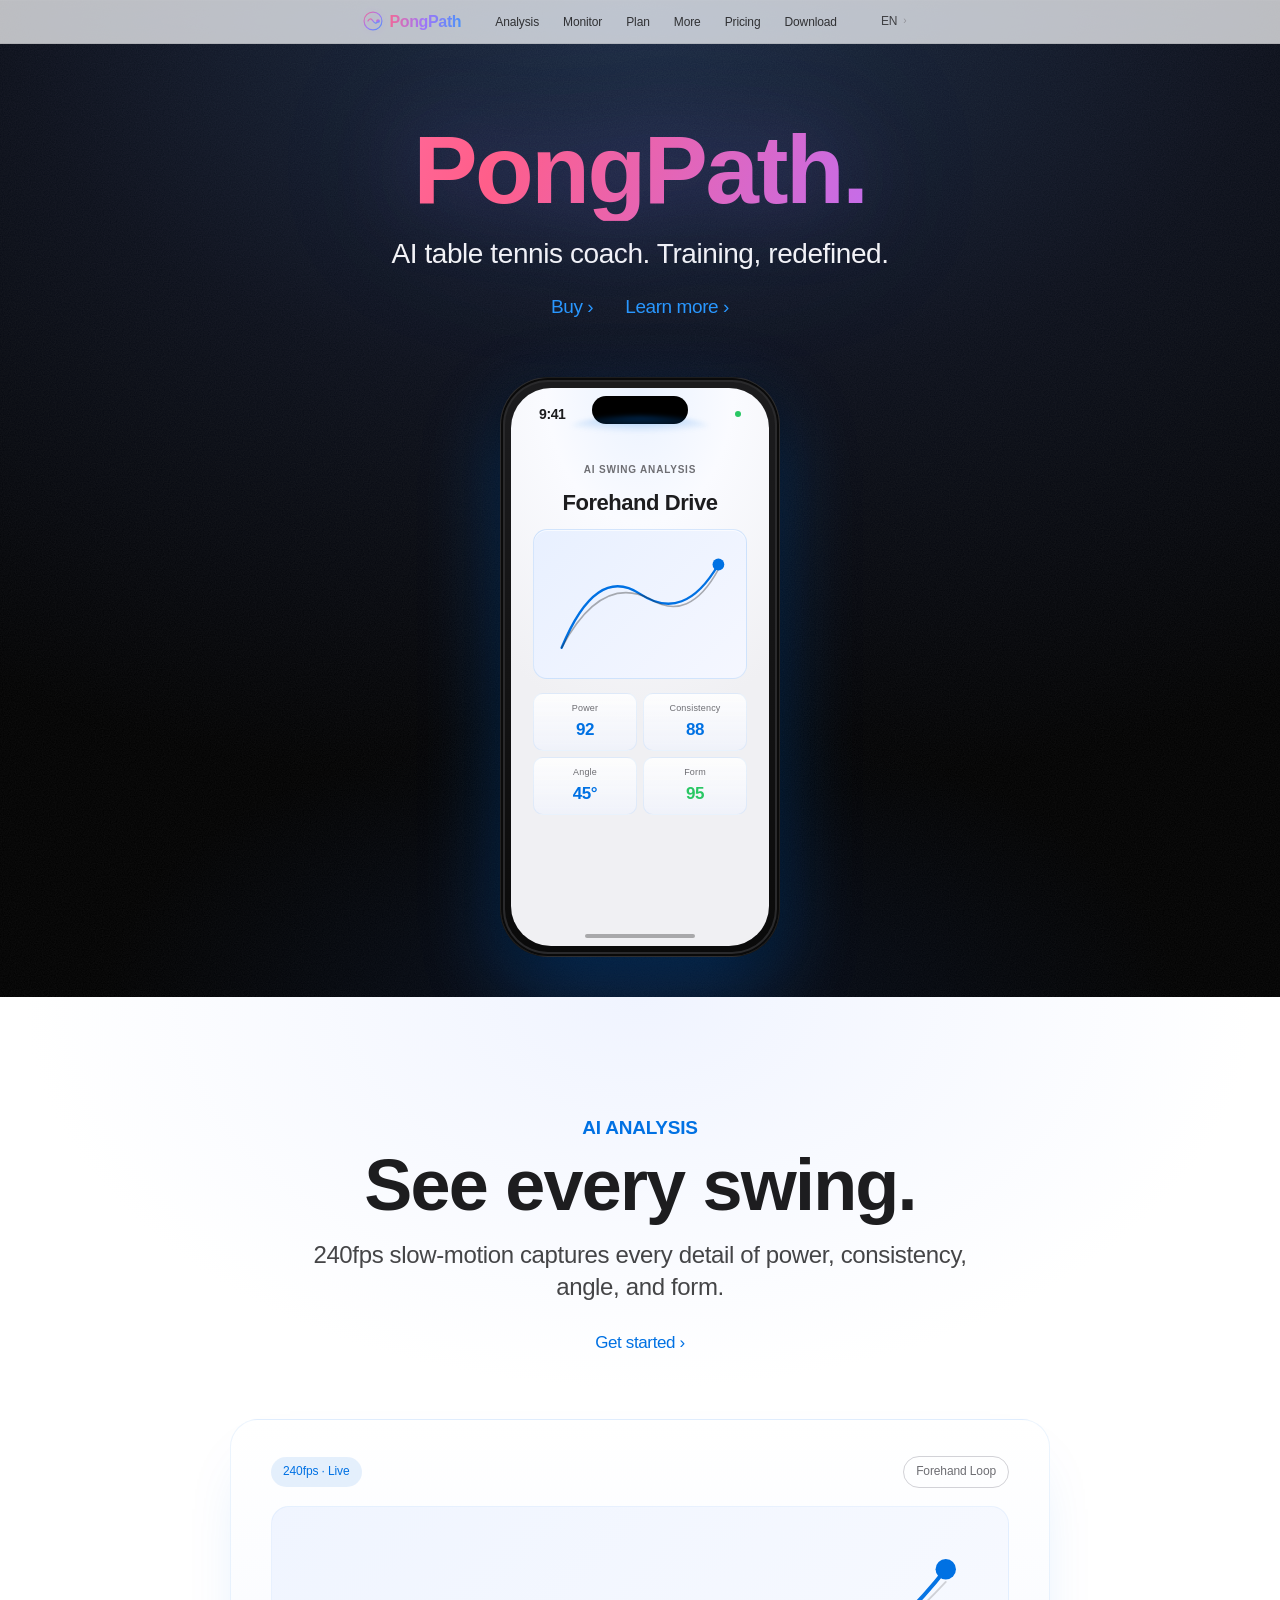
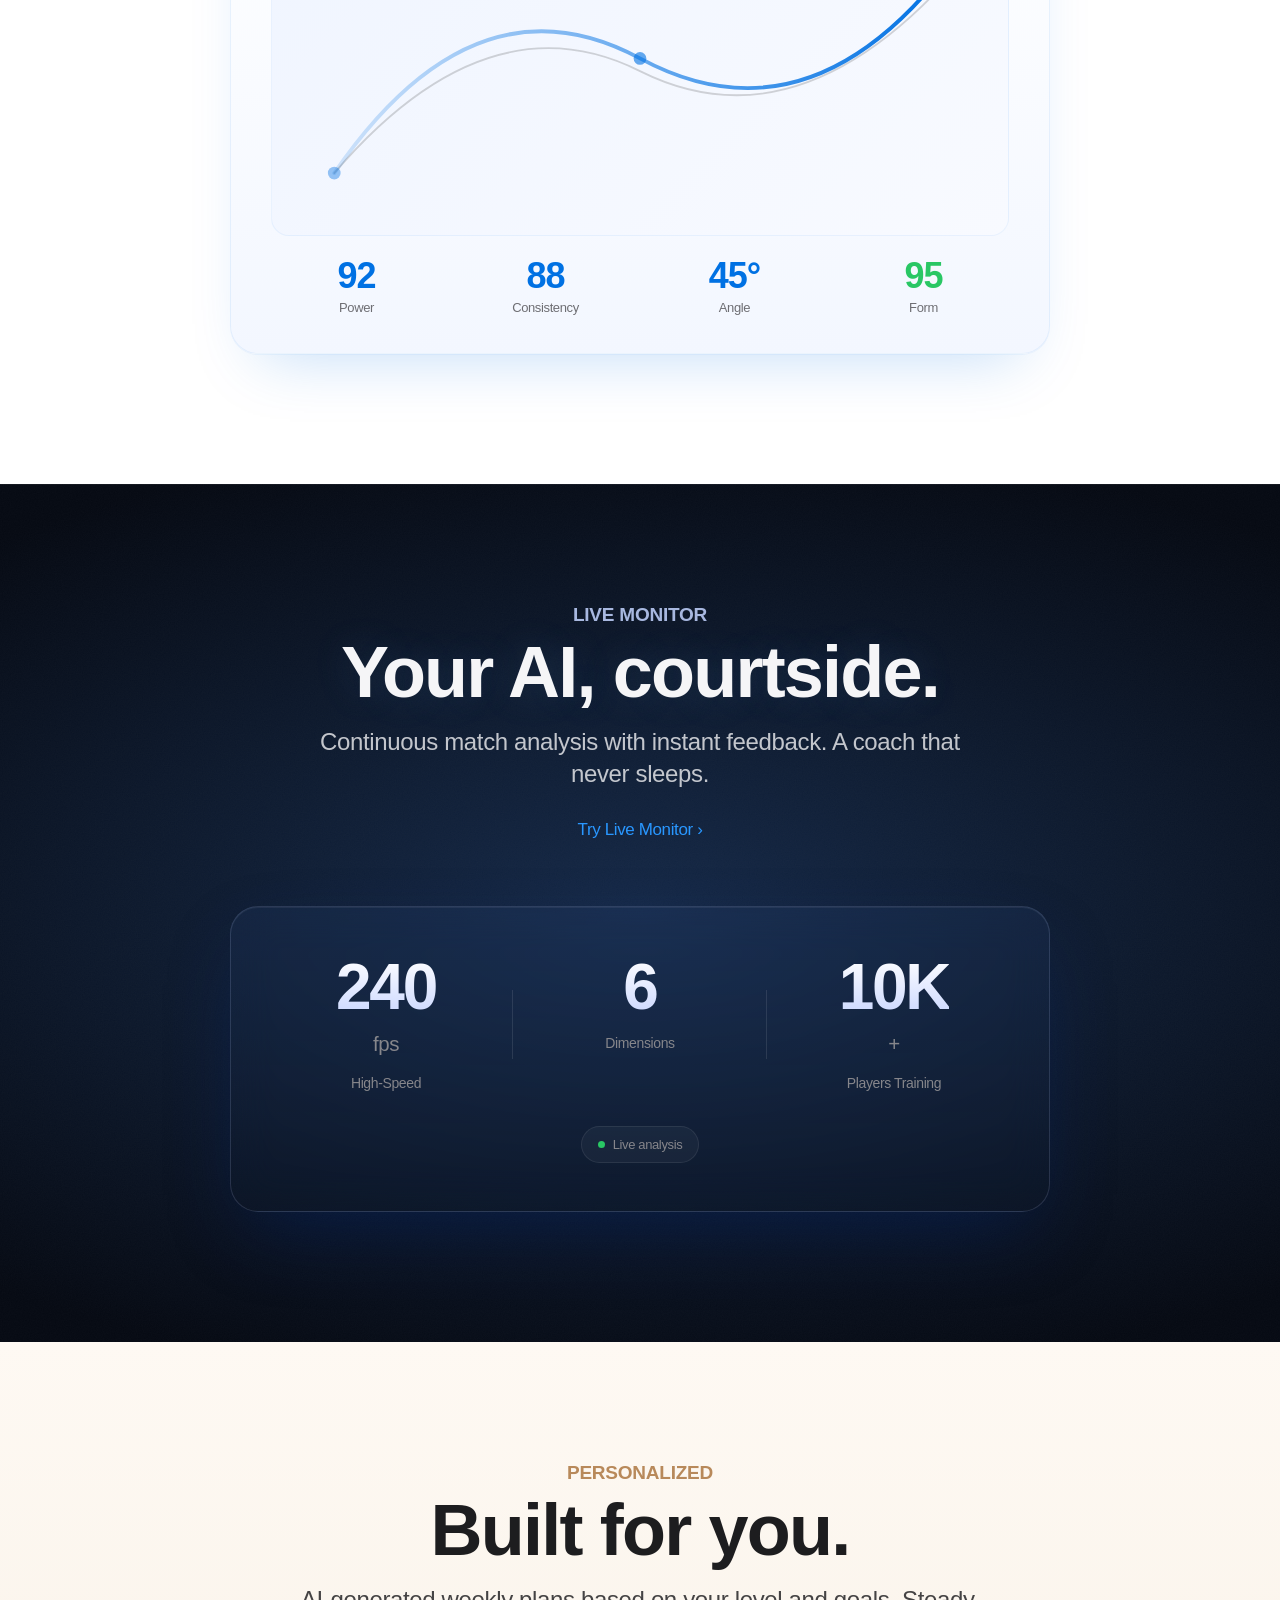
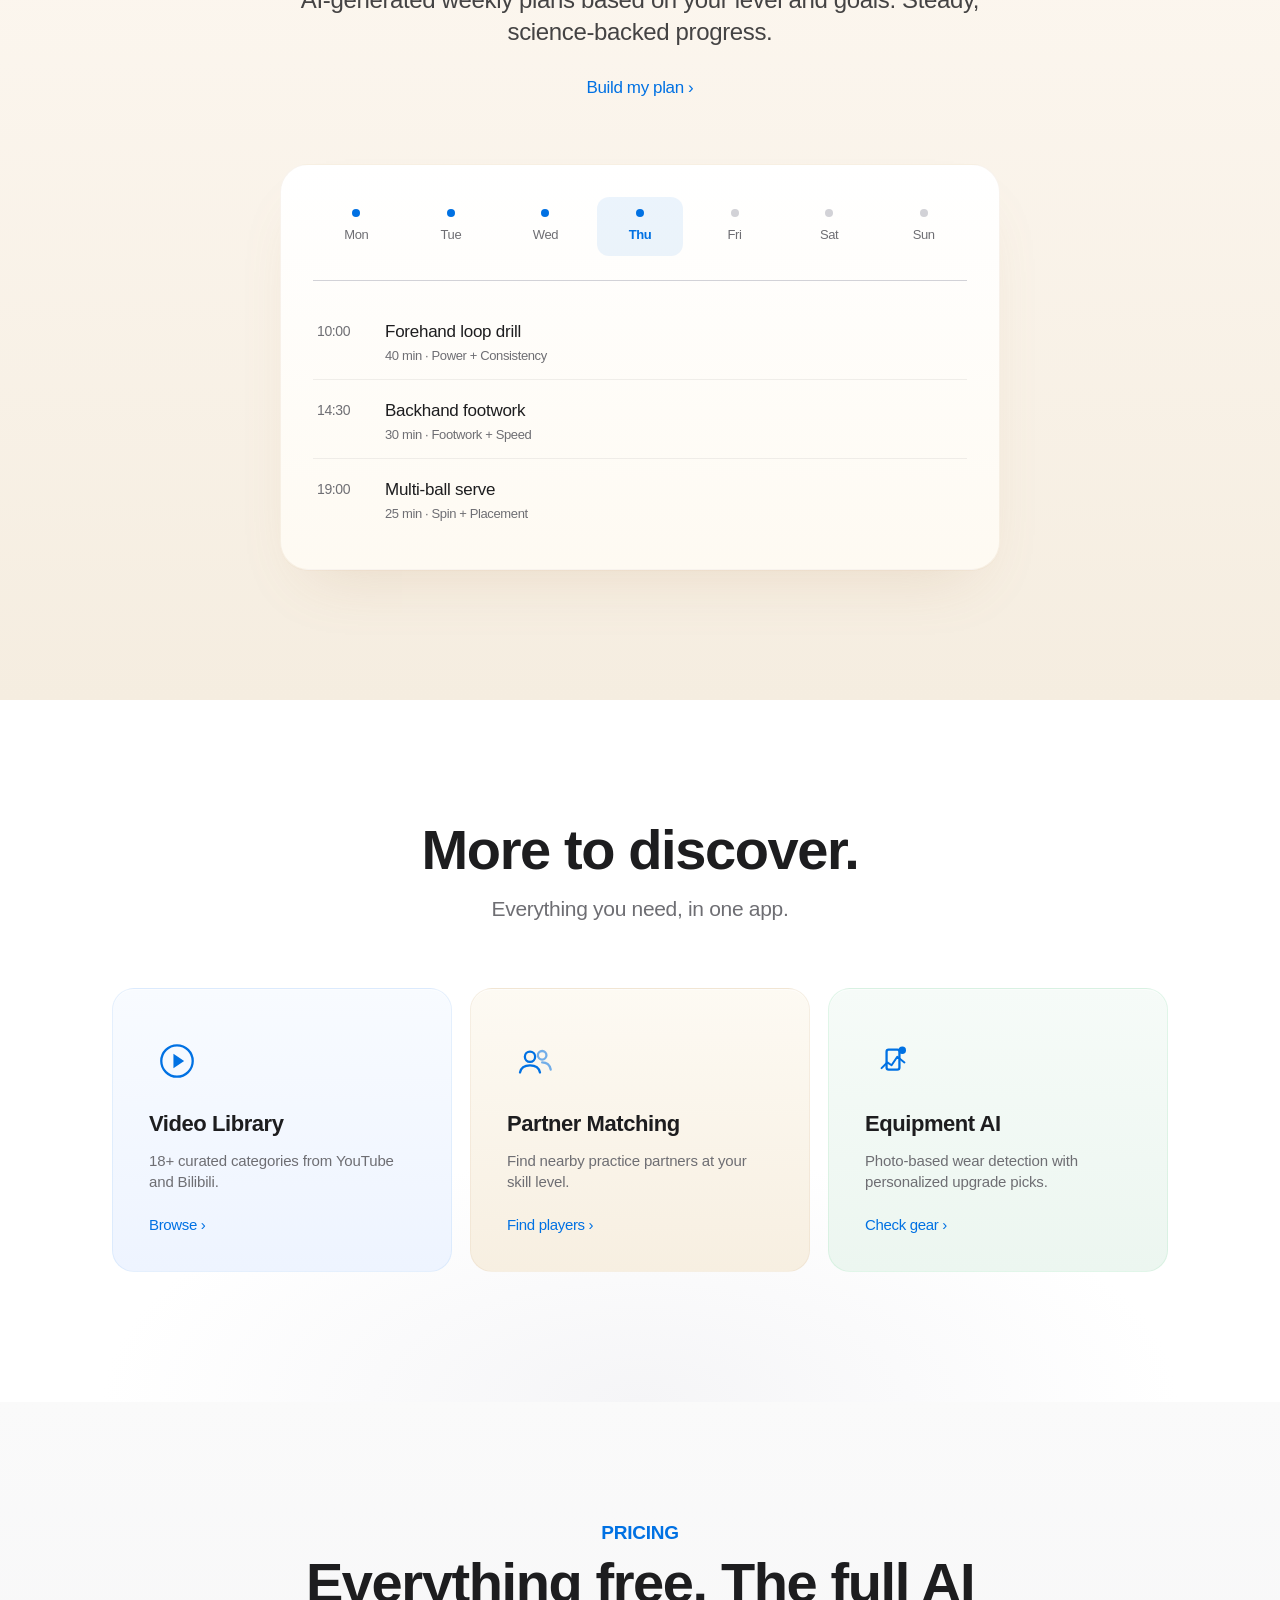
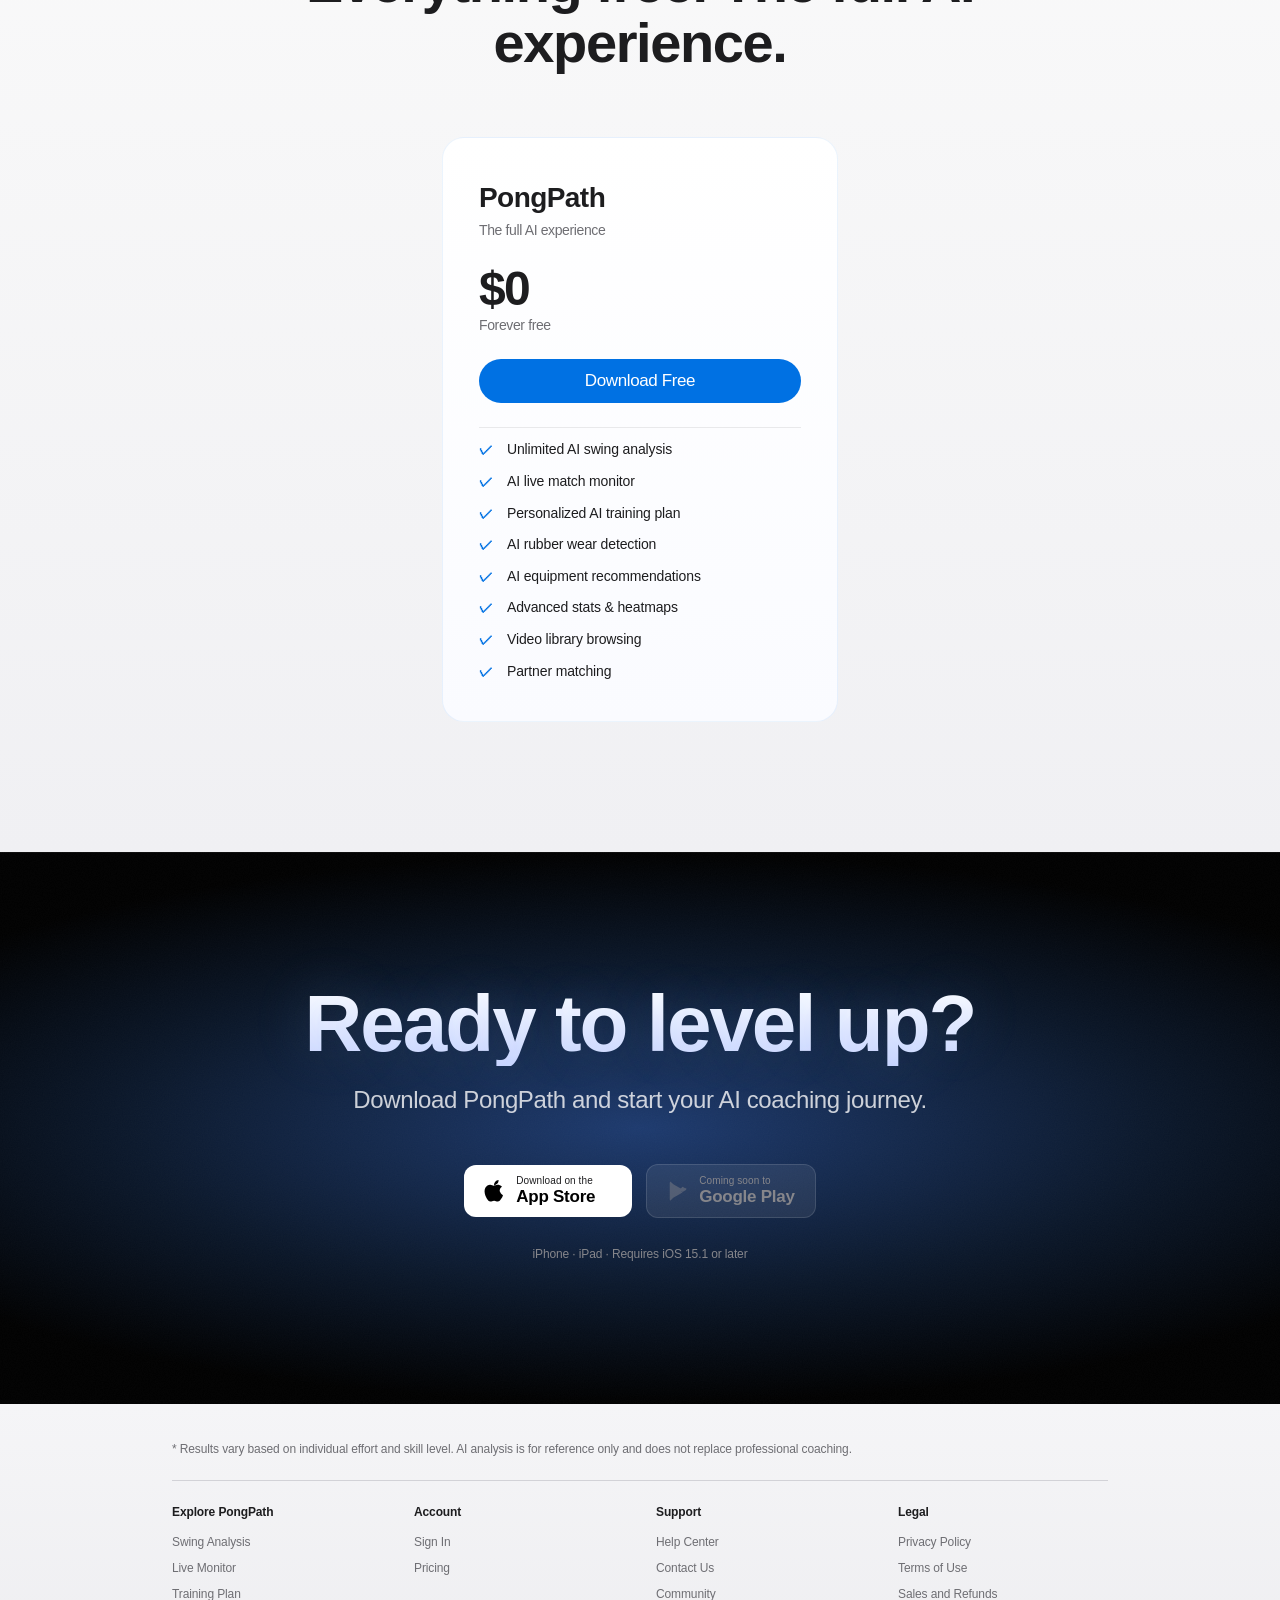
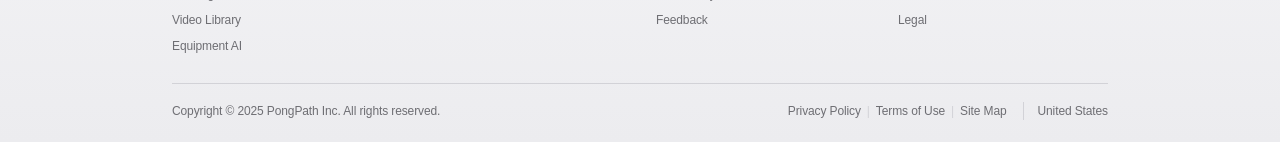
<file: index.html>
<!DOCTYPE html>
<html lang="zh-CN">
<head>
  <meta charset="UTF-8" />
  <meta name="viewport" content="width=device-width, initial-scale=1.0" />
  <title>PongPath — AI 乒乓球教练</title>
  <meta name="description" content="PongPath: AI-powered table tennis coaching. Swing analysis, live monitoring, personalized training plans." />
  <link rel="stylesheet" href="styles.css" />
</head>
<body data-i18n-title="meta.title" data-i18n-desc="meta.description">

  <!-- ═══════════════════════════════════════════
       NAVBAR
  ═══════════════════════════════════════════ -->
  <nav class="navbar" id="navbar">
    <div class="nav-inner">
      <a href="index.html" class="nav-logo" aria-label="PongPath">
        <svg width="20" height="20" viewBox="0 0 28 28" fill="none" xmlns="http://www.w3.org/2000/svg" aria-hidden="true">
          <defs>
            <linearGradient id="logoGrad" x1="0%" y1="0%" x2="100%" y2="100%">
              <stop offset="0%"   stop-color="#ff5e8a"/>
              <stop offset="50%"  stop-color="#9d6bff"/>
              <stop offset="100%" stop-color="#3b8eff"/>
            </linearGradient>
          </defs>
          <circle cx="14" cy="14" r="12.5" stroke="url(#logoGrad)" stroke-width="1.6"/>
          <path d="M7 14 Q10 8 14 14 Q18 20 21 14" stroke="url(#logoGrad)" stroke-width="1.8" fill="none" stroke-linecap="round"/>
          <circle cx="21" cy="14" r="2.6" fill="url(#logoGrad)"/>
        </svg>
        <span class="brand-text">PongPath</span>
      </a>

      <ul class="nav-links">
        <li><a href="#analysis" data-i18n="nav.analysis">挥拍分析</a></li>
        <li><a href="#monitor" data-i18n="nav.monitor">实时监测</a></li>
        <li><a href="#plan" data-i18n="nav.plan">训练计划</a></li>
        <li><a href="#features" data-i18n="nav.features">更多</a></li>
        <li><a href="#pricing" data-i18n="nav.pricing">定价</a></li>
        <li><a href="#download" data-i18n="nav.download">下载</a></li>
      </ul>

      <div class="nav-actions">
        <div class="lang-menu" id="langMenu">
          <button class="lang-button" id="langButton" type="button"
                  aria-haspopup="menu" aria-expanded="false"
                  data-i18n-attr="aria-label:nav.langLabel">
            <span id="langCurrent">中文</span>
            <span class="lang-chevron" aria-hidden="true">›</span>
          </button>
          <div class="lang-options" id="langOptions" role="menu"></div>
        </div>
      </div>

      <button class="hamburger" id="hamburger" aria-label="Open menu">
        <span></span><span></span><span></span>
      </button>
    </div>

    <div class="mobile-menu" id="mobileMenu">
      <a href="#analysis" data-i18n="nav.analysis">挥拍分析</a>
      <a href="#monitor" data-i18n="nav.monitor">实时监测</a>
      <a href="#plan" data-i18n="nav.plan">训练计划</a>
      <a href="#features" data-i18n="nav.featuresFull">更多功能</a>
      <a href="#pricing" data-i18n="nav.pricing">定价</a>
      <a href="#download" data-i18n="nav.download">下载</a>
    </div>
  </nav>

  <!-- ═══════════════════════════════════════════
       HERO
  ═══════════════════════════════════════════ -->
  <section class="hero" id="home">
    <div class="hero-inner">
      <h1 class="hero-title">PongPath.</h1>
      <p class="hero-sub" data-i18n="hero.subtitle">AI 乒乓球私教。重新定义训练。</p>

      <div class="hero-links">
        <a href="#download" class="text-link" data-i18n="hero.cta.download">立即下载 ›</a>
        <a href="#analysis" class="text-link" data-i18n="hero.cta.learn">了解更多 ›</a>
      </div>

      <!-- Phone mockup -->
      <div class="hero-phone" aria-hidden="true">
        <div class="phone-frame">
          <div class="phone-island"></div>
          <div class="phone-screen">
            <div class="screen-header">
              <span class="screen-time">9:41</span>
              <div class="screen-icons">
                <span class="screen-dot live"></span>
              </div>
            </div>
            <div class="screen-body">
              <p class="screen-eyebrow" data-i18n="hero.phone.eyebrow">AI 挥拍分析</p>
              <h4 class="screen-title-big" data-i18n="hero.phone.title">正手攻球</h4>
              <div class="swing-arc">
                <svg viewBox="0 0 200 130" fill="none" xmlns="http://www.w3.org/2000/svg">
                  <path d="M20 110 Q55 25 100 55 Q145 85 180 25" stroke="#0071e3" stroke-width="2.4" fill="none" stroke-linecap="round" stroke-dasharray="4 3"/>
                  <path d="M20 110 Q60 35 110 60 Q150 85 180 30" stroke="#1d1d1f" stroke-width="1.6" fill="none" stroke-linecap="round" opacity="0.35"/>
                  <circle cx="180" cy="25" r="6" fill="#0071e3"/>
                </svg>
              </div>
              <div class="metric-grid">
                <div class="metric-chip"><span class="chip-label" data-i18n="hero.phone.power">力量</span><span class="chip-val">92</span></div>
                <div class="metric-chip"><span class="chip-label" data-i18n="hero.phone.consistency">一致性</span><span class="chip-val">88</span></div>
                <div class="metric-chip"><span class="chip-label" data-i18n="hero.phone.angle">角度</span><span class="chip-val">45°</span></div>
                <div class="metric-chip"><span class="chip-label" data-i18n="hero.phone.form">形态</span><span class="chip-val">95</span></div>
              </div>
            </div>
            <div class="phone-home-bar"></div>
          </div>
        </div>
      </div>
    </div>
  </section>

  <!-- ═══════════════════════════════════════════
       SPOTLIGHT — AI 挥拍分析
  ═══════════════════════════════════════════ -->
  <section class="spotlight spotlight-light" id="analysis">
    <div class="spotlight-inner">
      <p class="eyebrow" data-i18n="analysis.eyebrow">AI 挥拍分析</p>
      <h2 class="spotlight-title" data-i18n="analysis.title">看清每一次挥拍。</h2>
      <p class="spotlight-sub" data-i18n="analysis.sub">240fps 慢动作录制,精准捕捉力量、一致性、角度与形态的每一处细节。</p>
      <div class="spotlight-links">
        <a href="#download" class="text-link" data-i18n="analysis.cta">开始分析 ›</a>
      </div>

      <div class="spotlight-visual">
        <div class="analysis-card">
          <div class="analysis-card-head">
            <span class="badge-soft" data-i18n="analysis.badge.fps">240fps · 实时</span>
            <span class="badge-soft outline" data-i18n="analysis.badge.shot">正手弧圈</span>
          </div>
          <div class="analysis-trace">
            <svg viewBox="0 0 540 220" fill="none" xmlns="http://www.w3.org/2000/svg">
              <defs>
                <linearGradient id="traceGrad" x1="0" y1="0" x2="1" y2="0">
                  <stop offset="0%" stop-color="#0071e3" stop-opacity="0.15"/>
                  <stop offset="100%" stop-color="#0071e3" stop-opacity="1"/>
                </linearGradient>
              </defs>
              <path d="M30 190 Q140 30 270 100 Q400 170 510 30" stroke="url(#traceGrad)" stroke-width="3" fill="none" stroke-linecap="round"/>
              <path d="M30 190 Q150 50 270 110 Q390 170 510 40" stroke="#1d1d1f" stroke-width="1.4" fill="none" stroke-linecap="round" opacity="0.18" stroke-dasharray="5 4"/>
              <circle cx="510" cy="30" r="8" fill="#0071e3"/>
              <circle cx="270" cy="100" r="5" fill="#0071e3" opacity="0.6"/>
              <circle cx="30" cy="190" r="5" fill="#0071e3" opacity="0.4"/>
            </svg>
          </div>
          <div class="analysis-stats">
            <div><span class="stat-num">92</span><span class="stat-cap" data-i18n="analysis.power">力量</span></div>
            <div><span class="stat-num">88</span><span class="stat-cap" data-i18n="analysis.consistency">一致性</span></div>
            <div><span class="stat-num">45°</span><span class="stat-cap" data-i18n="analysis.angle">角度</span></div>
            <div><span class="stat-num">95</span><span class="stat-cap" data-i18n="analysis.form">形态</span></div>
          </div>
        </div>
      </div>
    </div>
  </section>

  <!-- ═══════════════════════════════════════════
       SPOTLIGHT — AI 实时监测
  ═══════════════════════════════════════════ -->
  <section class="spotlight spotlight-dark" id="monitor">
    <div class="spotlight-inner">
      <p class="eyebrow" data-i18n="monitor.eyebrow">实时监测</p>
      <h2 class="spotlight-title" data-i18n="monitor.title">训练时,AI 就在身边。</h2>
      <p class="spotlight-sub" data-i18n="monitor.sub">比赛全程连续分析,自动捕捉动作问题并即时反馈,像一位永不疲倦的私人教练。</p>
      <div class="spotlight-links">
        <a href="#download" class="text-link light" data-i18n="monitor.cta">体验实时监测 ›</a>
      </div>

      <div class="spotlight-visual">
        <div class="monitor-card">
          <div class="monitor-grid">
            <div class="monitor-stat">
              <span class="monitor-num">240</span>
              <span class="monitor-suffix">fps</span>
              <span class="monitor-cap" data-i18n="monitor.stat.highspeed">高速分析</span>
            </div>
            <div class="monitor-stat">
              <span class="monitor-num">6</span>
              <span class="monitor-cap" data-i18n="monitor.stat.dimensions">维度指标</span>
            </div>
            <div class="monitor-stat">
              <span class="monitor-num">10K</span>
              <span class="monitor-suffix">+</span>
              <span class="monitor-cap" data-i18n="monitor.stat.players">球员训练中</span>
            </div>
          </div>
          <div class="monitor-pulse">
            <span class="pulse-dot"></span>
            <span data-i18n="monitor.live">实时分析中</span>
          </div>
        </div>
      </div>
    </div>
  </section>

  <!-- ═══════════════════════════════════════════
       SPOTLIGHT — AI 训练计划
  ═══════════════════════════════════════════ -->
  <section class="spotlight spotlight-offwhite" id="plan">
    <div class="spotlight-inner">
      <p class="eyebrow" data-i18n="plan.eyebrow">个性化</p>
      <h2 class="spotlight-title" data-i18n="plan.title">为你量身定制。</h2>
      <p class="spotlight-sub" data-i18n="plan.sub">AI 基于你的水平和目标自动生成每周训练计划,科学递进,稳步提升。</p>
      <div class="spotlight-links">
        <a href="#download" class="text-link" data-i18n="plan.cta">生成我的计划 ›</a>
      </div>

      <div class="spotlight-visual">
        <div class="plan-card">
          <div class="plan-week">
            <span class="day"><span class="dot done"></span><span data-i18n="plan.day.mon">周一</span></span>
            <span class="day"><span class="dot done"></span><span data-i18n="plan.day.tue">周二</span></span>
            <span class="day"><span class="dot done"></span><span data-i18n="plan.day.wed">周三</span></span>
            <span class="day active"><span class="dot live"></span><span data-i18n="plan.day.thu">周四</span></span>
            <span class="day"><span class="dot"></span><span data-i18n="plan.day.fri">周五</span></span>
            <span class="day"><span class="dot"></span><span data-i18n="plan.day.sat">周六</span></span>
            <span class="day"><span class="dot"></span><span data-i18n="plan.day.sun">周日</span></span>
          </div>
          <ul class="plan-list">
            <li>
              <span class="plan-time">10:00</span>
              <div class="plan-text">
                <strong data-i18n="plan.item1.title">正手弧圈训练</strong>
                <small data-i18n="plan.item1.desc">40 分钟 · 力量 + 一致性</small>
              </div>
            </li>
            <li>
              <span class="plan-time">14:30</span>
              <div class="plan-text">
                <strong data-i18n="plan.item2.title">反手位移练习</strong>
                <small data-i18n="plan.item2.desc">30 分钟 · 步法 + 速度</small>
              </div>
            </li>
            <li>
              <span class="plan-time">19:00</span>
              <div class="plan-text">
                <strong data-i18n="plan.item3.title">多球发球训练</strong>
                <small data-i18n="plan.item3.desc">25 分钟 · 旋转 + 落点</small>
              </div>
            </li>
          </ul>
        </div>
      </div>
    </div>
  </section>

  <!-- ═══════════════════════════════════════════
       MORE FEATURES — compact grid
  ═══════════════════════════════════════════ -->
  <section class="more-features" id="features">
    <div class="container">
      <div class="section-header">
        <h2 class="section-title" data-i18n="features.title">更多强大功能。</h2>
        <p class="section-sub" data-i18n="features.sub">所有你需要的,都在一个 App 里。</p>
      </div>

      <div class="mini-grid">

        <div class="mini-card">
          <div class="mini-icon">
            <svg width="40" height="40" viewBox="0 0 28 28" fill="none">
              <circle cx="14" cy="14" r="11" stroke="#0071e3" stroke-width="1.6"/>
              <polygon points="11.5,9 19,14 11.5,19" fill="#0071e3"/>
            </svg>
          </div>
          <h3 data-i18n="features.video.title">视频教学库</h3>
          <p data-i18n="features.video.desc">18+ 分类的精品视频,覆盖 YouTube 与 Bilibili。</p>
          <a href="#" class="text-link small" data-i18n="features.video.cta">浏览视频 ›</a>
        </div>

        <div class="mini-card">
          <div class="mini-icon">
            <svg width="40" height="40" viewBox="0 0 28 28" fill="none">
              <circle cx="10.5" cy="11" r="3.6" stroke="#0071e3" stroke-width="1.6"/>
              <circle cx="19" cy="10" r="3" stroke="#0071e3" stroke-width="1.6" opacity="0.55"/>
              <path d="M3.5 22 Q4.5 17 10.5 17 Q16.5 17 17.5 22" stroke="#0071e3" stroke-width="1.6" fill="none" stroke-linecap="round"/>
              <path d="M19 15 Q24 15 25 20" stroke="#0071e3" stroke-width="1.6" fill="none" stroke-linecap="round" opacity="0.55"/>
            </svg>
          </div>
          <h3 data-i18n="features.partner.title">找练球伙伴</h3>
          <p data-i18n="features.partner.desc">基于地理位置和水平,匹配附近的练球伙伴。</p>
          <a href="#" class="text-link small" data-i18n="features.partner.cta">开始匹配 ›</a>
        </div>

        <div class="mini-card">
          <div class="mini-icon">
            <svg width="40" height="40" viewBox="0 0 28 28" fill="none">
              <rect x="9.5" y="6" width="9" height="14" rx="1.5" stroke="#0071e3" stroke-width="1.6"/>
              <path d="M6 19 L10 15 L13 17 L17 11 L22 15" stroke="#0071e3" stroke-width="1.4" fill="none" stroke-linecap="round" stroke-linejoin="round"/>
              <circle cx="20.5" cy="6.5" r="2.6" fill="#0071e3"/>
            </svg>
          </div>
          <h3 data-i18n="features.gear.title">装备 AI 推荐</h3>
          <p data-i18n="features.gear.desc">拍照检测胶皮磨损,AI 给出个性化升级建议。</p>
          <a href="#" class="text-link small" data-i18n="features.gear.cta">检测装备 ›</a>
        </div>

      </div>
    </div>
  </section>

  <!-- ═══════════════════════════════════════════
       PRICING
  ═══════════════════════════════════════════ -->
  <section class="pricing" id="pricing">
    <div class="container">
      <div class="section-header">
        <p class="eyebrow" data-i18n="pricing.eyebrow">定价</p>
        <h2 class="section-title" data-i18n="pricing.title">免费开始,Pro 解锁全部。</h2>
      </div>

      <div class="pricing-cards pricing-cards--single">

        <!-- All features, free -->
        <div class="pricing-card">
          <div class="pricing-head">
            <h3 data-i18n="pricing.free.title">PongPath</h3>
            <p class="pricing-tag" data-i18n="pricing.free.tag">完整 AI 体验</p>
          </div>
          <div class="pricing-amount">
            <span class="amt">$0</span>
            <span class="period" data-i18n="pricing.free.period">永久免费</span>
          </div>
          <a href="https://apps.apple.com/app/id6762530536" target="_blank" rel="noopener" class="btn btn-primary" data-i18n="pricing.free.cta">免费下载</a>
          <ul class="pricing-list">
            <li><span class="check-mark">✓</span><span data-i18n="pricing.free.f1">无限制 AI 挥拍分析</span></li>
            <li><span class="check-mark">✓</span><span data-i18n="pricing.free.f2">AI 实时比赛监测</span></li>
            <li><span class="check-mark">✓</span><span data-i18n="pricing.free.f3">个性化 AI 训练计划</span></li>
            <li><span class="check-mark">✓</span><span data-i18n="pricing.free.f4">AI 胶皮磨损检测</span></li>
            <li><span class="check-mark">✓</span><span data-i18n="pricing.free.f5">AI 装备个性化推荐</span></li>
            <li><span class="check-mark">✓</span><span data-i18n="pricing.free.f6">高级训练统计 & 热力图</span></li>
            <li><span class="check-mark">✓</span><span data-i18n="pricing.free.f7">视频教学库浏览</span></li>
            <li><span class="check-mark">✓</span><span data-i18n="pricing.free.f8">练球伙伴匹配</span></li>
          </ul>
        </div>

      </div>
    </div>
  </section>

  <!-- ═══════════════════════════════════════════
       FINAL CTA
  ═══════════════════════════════════════════ -->
  <section class="final-cta" id="download">
    <div class="final-inner">
      <h2 class="final-title" data-i18n="cta.title">准备好提升了吗?</h2>
      <p class="final-sub" data-i18n="cta.sub">立即下载 PongPath,开启你的 AI 教练之旅。</p>

      <div class="store-badges">
        <a href="https://apps.apple.com/app/id6762530536" class="store-badge" target="_blank" rel="noopener" aria-label="Download on the App Store">
          <svg viewBox="0 0 24 24" fill="currentColor" width="22" height="22"><path d="M17.05 12.04c-.03-3.04 2.49-4.5 2.6-4.57-1.42-2.07-3.62-2.36-4.4-2.39-1.87-.19-3.66 1.1-4.61 1.1-.96 0-2.42-1.08-3.99-1.05-2.05.03-3.95 1.19-5.01 3.04-2.16 3.74-.55 9.27 1.55 12.31 1.03 1.49 2.24 3.16 3.83 3.1 1.55-.06 2.13-1 4-1 1.86 0 2.4 1 4.02.97 1.66-.03 2.71-1.5 3.71-3 .85-1.27 1.55-2.65 1.96-4.03-2.32-.92-2.65-2.41-2.66-2.48zM14.6 3.92c.85-1.03 1.43-2.46 1.27-3.92-1.23.05-2.7.81-3.58 1.84-.79.91-1.49 2.39-1.3 3.79 1.36.11 2.76-.69 3.61-1.71z"/></svg>
          <span>
            <small data-i18n="cta.appstore.small">下载于</small>
            <strong>App Store</strong>
          </span>
        </a>
        <span class="store-badge disabled" aria-label="Google Play coming soon" aria-disabled="true">
          <svg viewBox="0 0 24 24" fill="currentColor" width="22" height="22"><path d="M3.6 1.5c-.4.4-.6 1-.6 1.7v17.6c0 .7.2 1.3.6 1.7l11-11-11-10zM14.7 13.3l2.7-2.7-13.4-7.7 10.7 10.4zm5.6-3.9-3.4-2-2.9 2.9 2.9 2.9 3.4-1.9c1.1-.6 1.1-2.3 0-2.9zm-3.4 4.3-2.7-2.7-10.7 10.4 13.4-7.7z"/></svg>
          <span>
            <small data-i18n="cta.googleplay.small">敬请期待</small>
            <strong>Google Play</strong>
          </span>
        </span>
      </div>

      <p class="final-fine" data-i18n="cta.fine">iPhone · iPad · 需 iOS 15.1 或更高版本</p>
    </div>
  </section>

  <!-- ═══════════════════════════════════════════
       FOOTER
  ═══════════════════════════════════════════ -->
  <footer class="footer">
    <div class="container">
      <p class="footer-note" data-i18n="footer.note">
        * 训练效果因个人投入和水平差异而不同。AI 分析结果仅供参考,不能替代专业教练指导。
      </p>

      <div class="footer-cols">
        <div class="footer-col">
          <h5 data-i18n="footer.col.explore">探索 PongPath</h5>
          <a href="#analysis" data-i18n="footer.link.swing">挥拍分析</a>
          <a href="#monitor" data-i18n="footer.link.live">实时监测</a>
          <a href="#plan" data-i18n="footer.link.plan">训练计划</a>
          <a href="#features" data-i18n="footer.link.video">视频教学库</a>
          <a href="#features" data-i18n="footer.link.gear">装备 AI</a>
        </div>
        <div class="footer-col">
          <h5 data-i18n="footer.col.account">账户</h5>
          <a href="#" data-i18n="footer.link.signin">登录</a>
          <a href="#pricing" data-i18n="nav.pricing">定价</a>
        </div>
        <div class="footer-col">
          <h5 data-i18n="footer.col.support">支持</h5>
          <a href="#" data-i18n="footer.link.help">帮助中心</a>
          <a href="#" data-i18n="footer.link.contact">联系我们</a>
          <a href="#" data-i18n="footer.link.community">社区</a>
          <a href="#" data-i18n="footer.link.feedback">反馈建议</a>
        </div>
        <div class="footer-col">
          <h5 data-i18n="footer.col.legal">法律</h5>
          <a href="privacy.html" data-i18n="footer.link.privacy">隐私政策</a>
          <a href="#" data-i18n="footer.link.terms">服务条款</a>
          <a href="#" data-i18n="footer.link.refunds">销售与退款</a>
          <a href="#" data-i18n="footer.link.legal">法律信息</a>
        </div>
      </div>

      <div class="footer-bottom">
        <span data-i18n="footer.copyright">版权所有 © 2025 PongPath Inc. 保留所有权利。</span>
        <span class="footer-links-row">
          <a href="privacy.html" data-i18n="footer.link.privacy">隐私政策</a>
          <span class="sep">|</span>
          <a href="#" data-i18n="footer.link.terms">服务条款</a>
          <span class="sep">|</span>
          <a href="#" data-i18n="footer.link.sitemap">网站地图</a>
        </span>
        <span class="footer-locale" data-i18n="footer.locale">中国大陆</span>
      </div>
    </div>
  </footer>

  <script src="i18n.js"></script>
  <script src="script.js"></script>
</body>
</html>
</file>
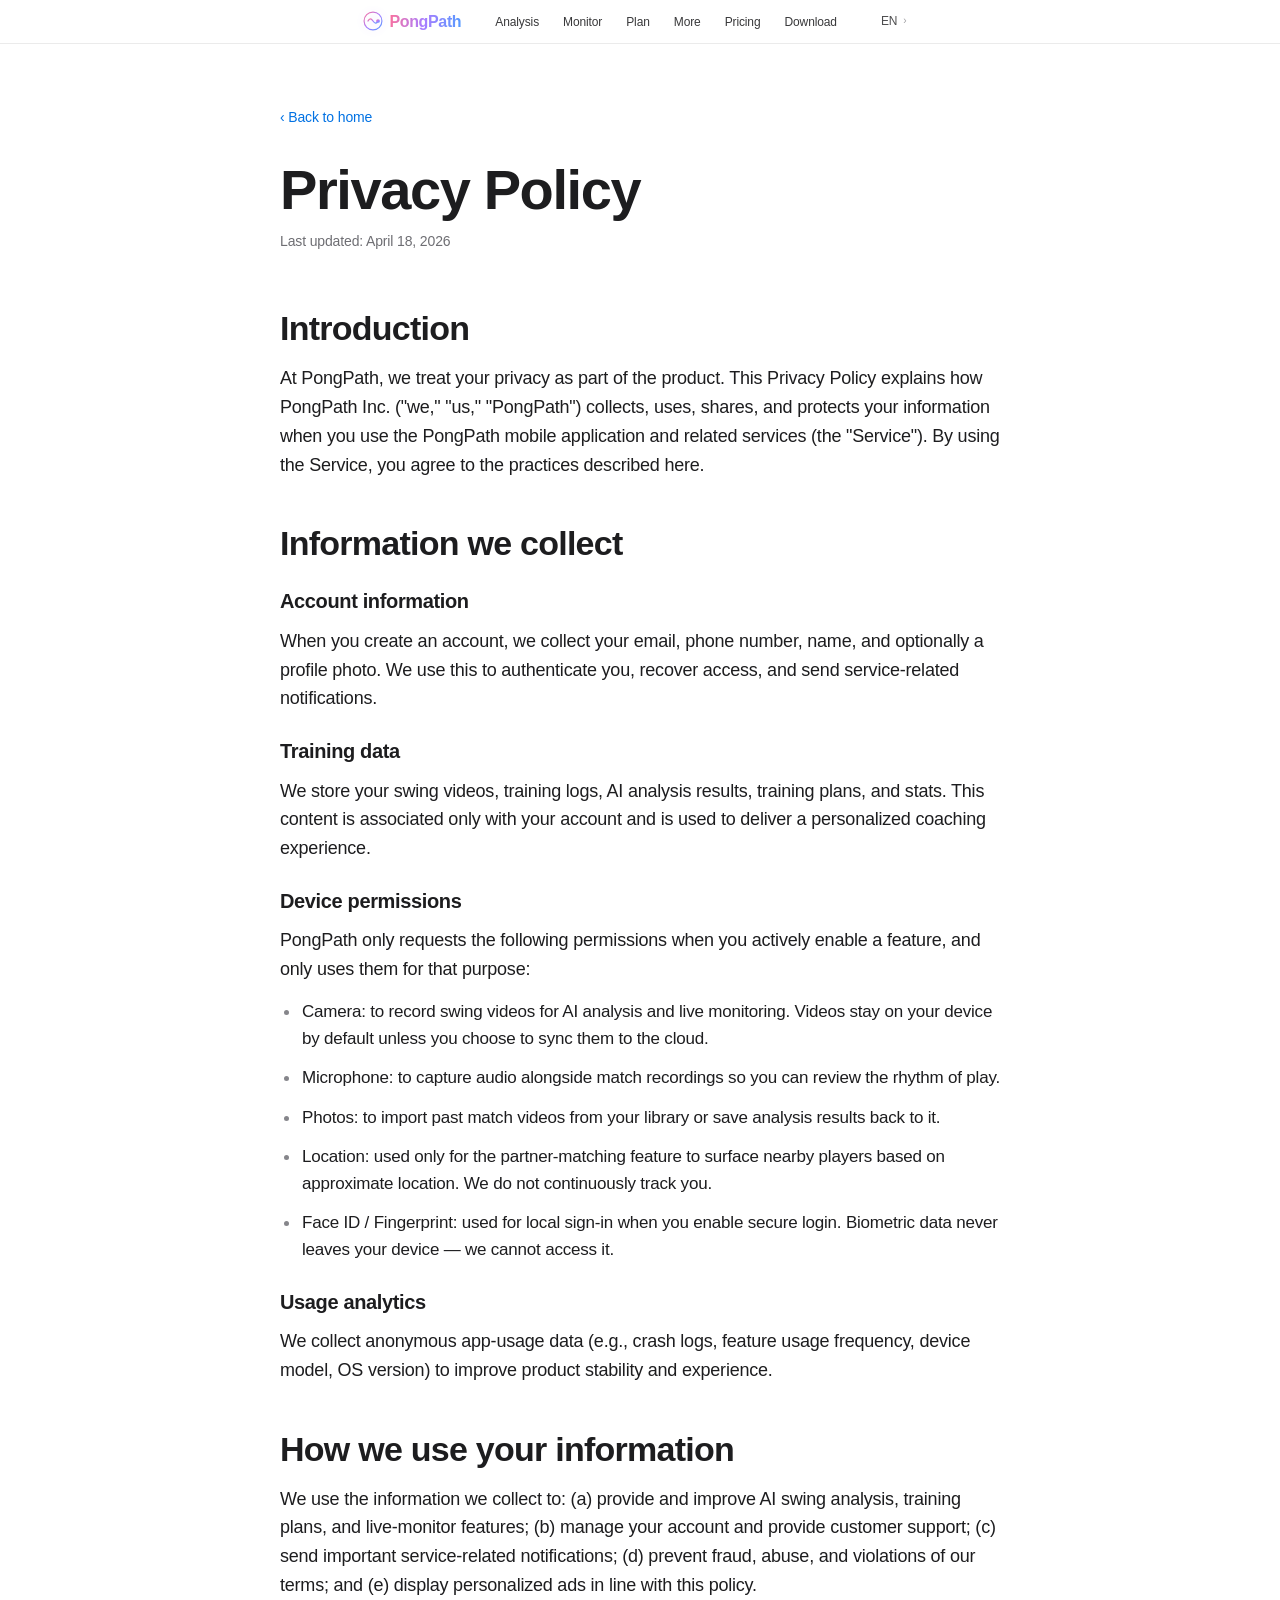
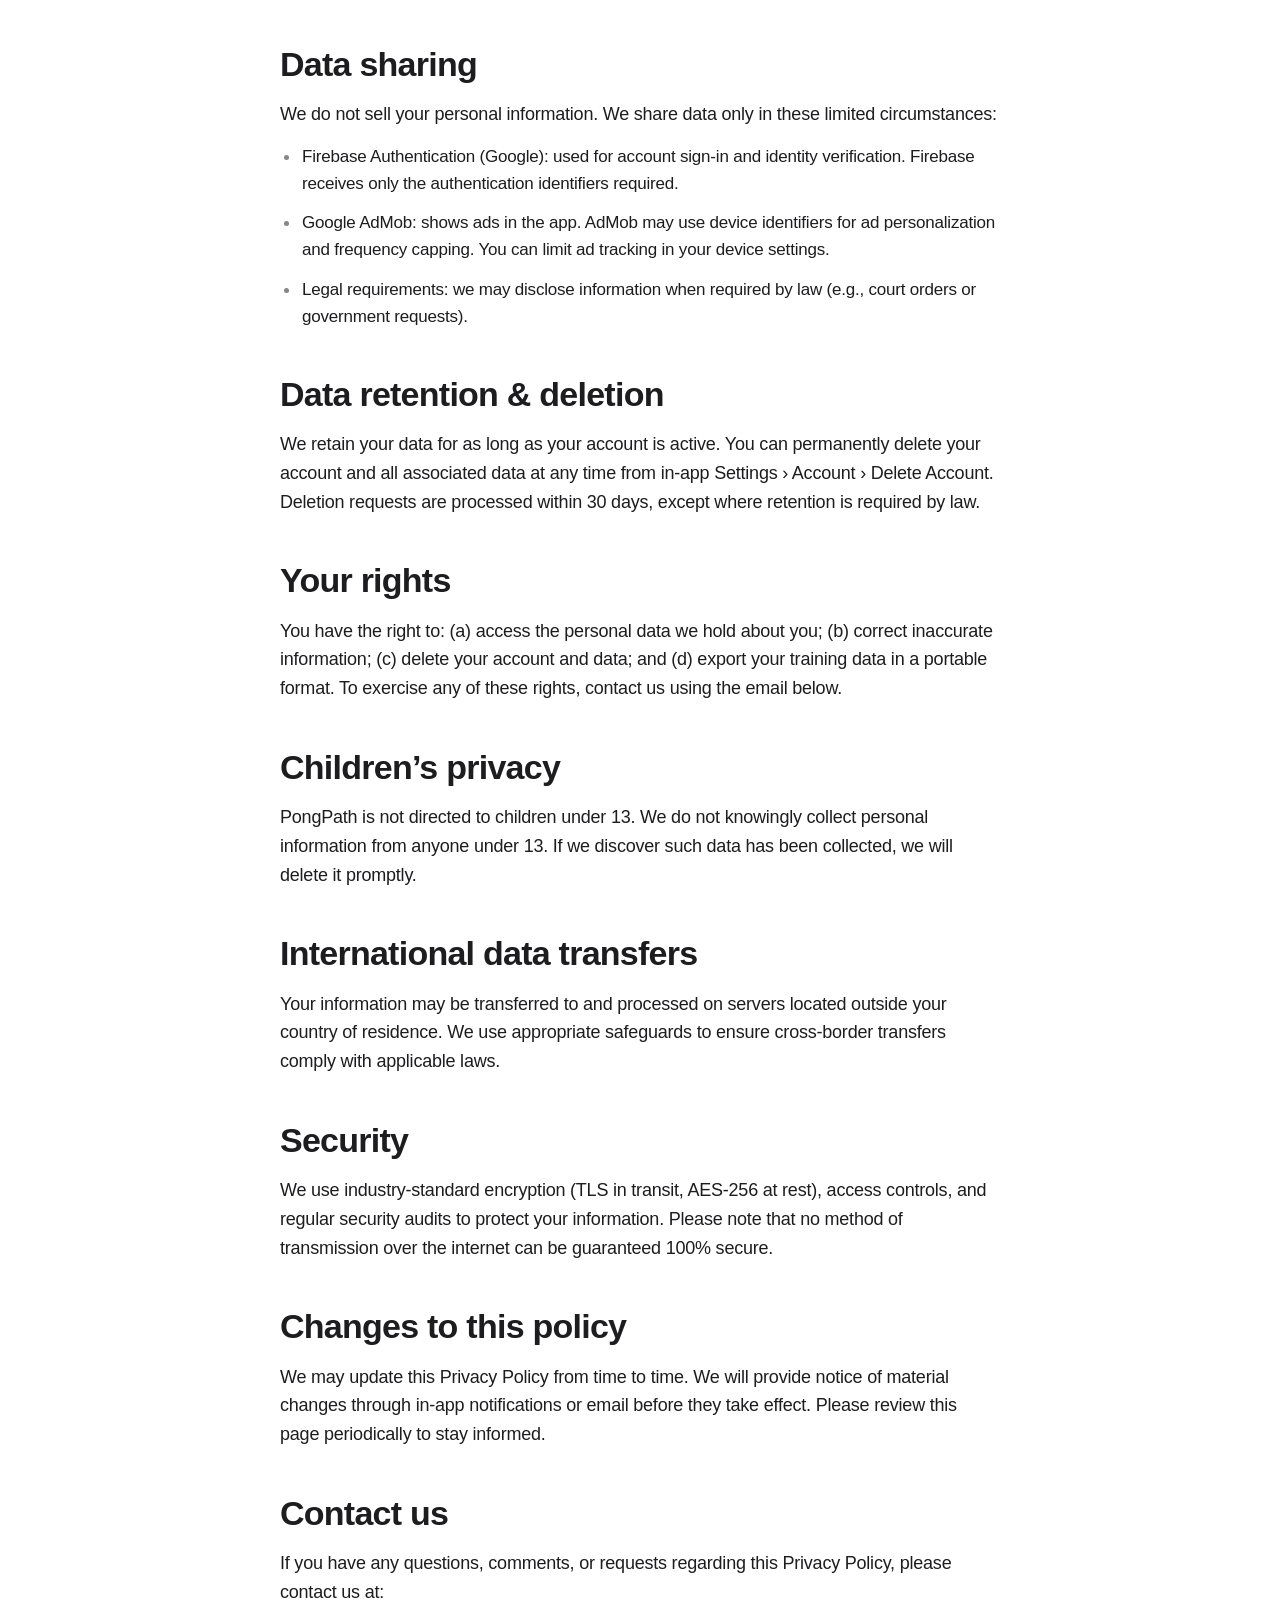
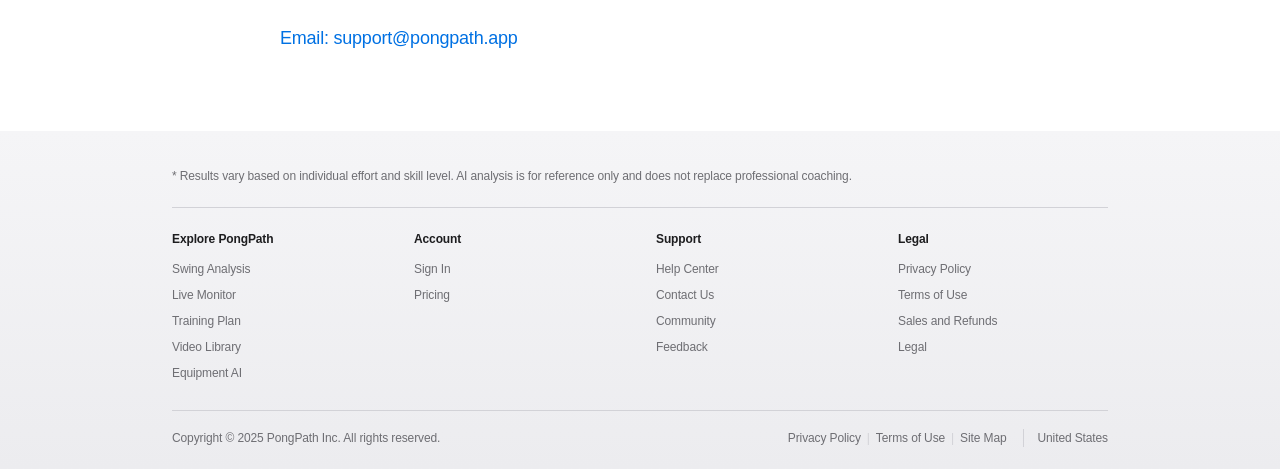
<file: privacy.html>
<!DOCTYPE html>
<html lang="zh-CN">
<head>
  <meta charset="UTF-8" />
  <meta name="viewport" content="width=device-width, initial-scale=1.0" />
  <title>PongPath 隐私政策</title>
  <meta name="description" content="PongPath Privacy Policy — how we collect, use, and protect your information." />
  <link rel="stylesheet" href="styles.css" />
</head>
<body data-i18n-title="privacy.meta.title" data-i18n-desc="privacy.meta.title">

  <!-- ═══════════════════════════════════════════
       NAVBAR (shared with index.html)
  ═══════════════════════════════════════════ -->
  <nav class="navbar" id="navbar">
    <div class="nav-inner">
      <a href="index.html" class="nav-logo" aria-label="PongPath">
        <svg width="20" height="20" viewBox="0 0 28 28" fill="none" xmlns="http://www.w3.org/2000/svg" aria-hidden="true">
          <defs>
            <linearGradient id="logoGrad" x1="0%" y1="0%" x2="100%" y2="100%">
              <stop offset="0%"   stop-color="#ff5e8a"/>
              <stop offset="50%"  stop-color="#9d6bff"/>
              <stop offset="100%" stop-color="#3b8eff"/>
            </linearGradient>
          </defs>
          <circle cx="14" cy="14" r="12.5" stroke="url(#logoGrad)" stroke-width="1.6"/>
          <path d="M7 14 Q10 8 14 14 Q18 20 21 14" stroke="url(#logoGrad)" stroke-width="1.8" fill="none" stroke-linecap="round"/>
          <circle cx="21" cy="14" r="2.6" fill="url(#logoGrad)"/>
        </svg>
        <span class="brand-text">PongPath</span>
      </a>

      <ul class="nav-links">
        <li><a href="index.html#analysis" data-i18n="nav.analysis">挥拍分析</a></li>
        <li><a href="index.html#monitor" data-i18n="nav.monitor">实时监测</a></li>
        <li><a href="index.html#plan" data-i18n="nav.plan">训练计划</a></li>
        <li><a href="index.html#features" data-i18n="nav.features">更多</a></li>
        <li><a href="index.html#pricing" data-i18n="nav.pricing">定价</a></li>
        <li><a href="index.html#download" data-i18n="nav.download">下载</a></li>
      </ul>

      <div class="nav-actions">
        <div class="lang-menu" id="langMenu">
          <button class="lang-button" id="langButton" type="button"
                  aria-haspopup="menu" aria-expanded="false"
                  data-i18n-attr="aria-label:nav.langLabel">
            <span id="langCurrent">中文</span>
            <span class="lang-chevron" aria-hidden="true">›</span>
          </button>
          <div class="lang-options" id="langOptions" role="menu"></div>
        </div>
      </div>

      <button class="hamburger" id="hamburger" aria-label="Open menu">
        <span></span><span></span><span></span>
      </button>
    </div>

    <div class="mobile-menu" id="mobileMenu">
      <a href="index.html#analysis" data-i18n="nav.analysis">挥拍分析</a>
      <a href="index.html#monitor" data-i18n="nav.monitor">实时监测</a>
      <a href="index.html#plan" data-i18n="nav.plan">训练计划</a>
      <a href="index.html#features" data-i18n="nav.featuresFull">更多功能</a>
      <a href="index.html#pricing" data-i18n="nav.pricing">定价</a>
      <a href="index.html#download" data-i18n="nav.download">下载</a>
    </div>
  </nav>

  <!-- ═══════════════════════════════════════════
       PRIVACY POLICY CONTENT
  ═══════════════════════════════════════════ -->
  <main class="legal-page">
    <div class="legal-inner">
      <a href="index.html" class="legal-back" data-i18n="privacy.back">‹ 返回首页</a>

      <h1 class="legal-title" data-i18n="privacy.title">隐私政策</h1>
      <p class="legal-updated" data-i18n="privacy.updated">最后更新:2026 年 4 月 18 日</p>

      <section class="legal-section privacy-section">
        <h2 data-i18n="privacy.intro.title">简介</h2>
        <p data-i18n="privacy.intro.body">在 PongPath,我们将您的隐私视为产品本身。本隐私政策说明 PongPath Inc.(下称"我们"、"PongPath")在您使用 PongPath 移动应用程序及相关服务(下称"服务")时,如何收集、使用、共享与保护您的信息。使用本服务,即表示您同意本政策中所述的实践。</p>
      </section>

      <section class="legal-section privacy-section">
        <h2 data-i18n="privacy.collect.title">我们收集的信息</h2>

        <h3 data-i18n="privacy.collect.account.h">账户信息</h3>
        <p data-i18n="privacy.collect.account.b">当您注册账户时,我们会收集您的电子邮箱、电话号码、姓名以及可选的头像。这些信息用于身份验证、账户恢复及向您发送服务相关通知。</p>

        <h3 data-i18n="privacy.collect.training.h">训练数据</h3>
        <p data-i18n="privacy.collect.training.b">我们会保存您的挥拍视频、训练日志、AI 分析结果、训练计划及统计数据。这些内容仅与您的账户关联,用于提供个性化教练体验。</p>

        <h3 data-i18n="privacy.collect.permissions.h">设备权限</h3>
        <p data-i18n="privacy.collect.permissions.b">PongPath 仅在您主动启用某项功能时,才会请求以下权限,并仅用于其功能目的:</p>
        <ul>
          <li data-i18n="privacy.collect.perm.camera">相机:用于拍摄挥拍视频以进行 AI 分析及实时监测。视频默认仅保存在您的设备上,除非您选择将其同步至云端。</li>
          <li data-i18n="privacy.collect.perm.mic">麦克风:用于在录制比赛视频时同步音频,便于回顾击球节奏。</li>
          <li data-i18n="privacy.collect.perm.photos">照片:用于从相册导入历史比赛视频,或将分析结果保存至您的相册。</li>
          <li data-i18n="privacy.collect.perm.location">位置信息:仅用于"找练球伙伴"功能,基于大致位置匹配附近球友。我们不会持续追踪您的位置。</li>
          <li data-i18n="privacy.collect.perm.faceid">Face ID / 指纹:在您启用安全登录时,用于本地身份验证。生物特征数据始终保留在您的设备中,我们无法访问。</li>
        </ul>

        <h3 data-i18n="privacy.collect.analytics.h">使用分析</h3>
        <p data-i18n="privacy.collect.analytics.b">我们会收集匿名的应用使用数据(如崩溃日志、功能使用频率、设备型号、操作系统版本),用于改善产品稳定性与体验。</p>
      </section>

      <section class="legal-section privacy-section">
        <h2 data-i18n="privacy.use.title">我们如何使用您的信息</h2>
        <p data-i18n="privacy.use.body">我们使用收集到的信息以:(a)提供并改进 AI 挥拍分析、训练计划及实时监测功能;(b)进行账户管理与客户支持;(c)向您发送重要服务通知;(d)防止欺诈、滥用与违反服务条款的行为;(e)在符合本政策的前提下展示个性化广告。</p>
      </section>

      <section class="legal-section privacy-section">
        <h2 data-i18n="privacy.share.title">数据共享</h2>
        <p data-i18n="privacy.share.body">我们不会出售您的个人信息。我们仅在以下有限情况下共享数据:</p>
        <ul>
          <li data-i18n="privacy.share.firebase">Firebase Authentication(Google):用于账户登录与身份验证。Firebase 仅接收必要的认证标识符。</li>
          <li data-i18n="privacy.share.admob">Google AdMob:在应用中展示广告。AdMob 可能使用设备标识符进行广告个性化与频次控制。您可在设备设置中限制广告跟踪。</li>
          <li data-i18n="privacy.share.legal">法律要求:在法律强制要求(如法院命令、政府请求)时,我们可能披露必要信息。</li>
        </ul>
      </section>

      <section class="legal-section privacy-section">
        <h2 data-i18n="privacy.retention.title">数据保留与删除</h2>
        <p data-i18n="privacy.retention.body">只要您的账户处于活跃状态,我们就会保留您的数据。您可以随时在 App 内"设置 › 账户 › 删除账户"中永久删除您的账户及所有关联数据。删除请求会在 30 天内完成处理,法律要求保留的内容除外。</p>
      </section>

      <section class="legal-section privacy-section">
        <h2 data-i18n="privacy.rights.title">您的权利</h2>
        <p data-i18n="privacy.rights.body">您拥有以下权利:(a)访问我们持有的关于您的个人数据;(b)更正不准确的信息;(c)删除您的账户与数据;(d)以可携带格式导出您的训练数据。如需行使任何权利,请通过下方邮箱联系我们。</p>
      </section>

      <section class="legal-section privacy-section">
        <h2 data-i18n="privacy.children.title">儿童隐私</h2>
        <p data-i18n="privacy.children.body">PongPath 不面向 13 岁以下的儿童。我们不会有意收集 13 岁以下儿童的个人信息。如果我们发现误收集了此类信息,将立即予以删除。</p>
      </section>

      <section class="legal-section privacy-section">
        <h2 data-i18n="privacy.transfers.title">国际数据传输</h2>
        <p data-i18n="privacy.transfers.body">您的信息可能被传输至您所在国家以外的服务器进行处理与存储。我们采取适当的安全保障措施,确保跨境传输符合适用法律。</p>
      </section>

      <section class="legal-section privacy-section">
        <h2 data-i18n="privacy.security.title">安全</h2>
        <p data-i18n="privacy.security.body">我们采用业界标准的加密(传输中使用 TLS,静态使用 AES-256)、访问控制及定期安全审计,保护您的信息。但请注意,任何互联网传输都无法保证 100% 安全。</p>
      </section>

      <section class="legal-section privacy-section">
        <h2 data-i18n="privacy.changes.title">本政策的变更</h2>
        <p data-i18n="privacy.changes.body">我们可能会不时更新本隐私政策。任何重大变更都将通过 App 内通知或电子邮件提前告知。请定期查看本页面以了解最新内容。</p>
      </section>

      <section class="legal-section privacy-section">
        <h2 data-i18n="privacy.contact.title">联系我们</h2>
        <p data-i18n="privacy.contact.body">如对本隐私政策有任何疑问、意见或请求,欢迎通过以下方式联系我们:</p>
        <a class="legal-contact-email" href="mailto:support@pongpath.app" data-i18n="privacy.contact.email">邮箱:support@pongpath.app</a>
      </section>
    </div>
  </main>

  <!-- ═══════════════════════════════════════════
       FOOTER (shared with index.html)
  ═══════════════════════════════════════════ -->
  <footer class="footer">
    <div class="container">
      <p class="footer-note" data-i18n="footer.note">
        * 训练效果因个人投入和水平差异而不同。AI 分析结果仅供参考,不能替代专业教练指导。
      </p>

      <div class="footer-cols">
        <div class="footer-col">
          <h5 data-i18n="footer.col.explore">探索 PongPath</h5>
          <a href="index.html#analysis" data-i18n="footer.link.swing">挥拍分析</a>
          <a href="index.html#monitor" data-i18n="footer.link.live">实时监测</a>
          <a href="index.html#plan" data-i18n="footer.link.plan">训练计划</a>
          <a href="index.html#features" data-i18n="footer.link.video">视频教学库</a>
          <a href="index.html#features" data-i18n="footer.link.gear">装备 AI</a>
        </div>
        <div class="footer-col">
          <h5 data-i18n="footer.col.account">账户</h5>
          <a href="#" data-i18n="footer.link.signin">登录</a>
          <a href="index.html#pricing" data-i18n="nav.pricing">定价</a>
        </div>
        <div class="footer-col">
          <h5 data-i18n="footer.col.support">支持</h5>
          <a href="#" data-i18n="footer.link.help">帮助中心</a>
          <a href="#" data-i18n="footer.link.contact">联系我们</a>
          <a href="#" data-i18n="footer.link.community">社区</a>
          <a href="#" data-i18n="footer.link.feedback">反馈建议</a>
        </div>
        <div class="footer-col">
          <h5 data-i18n="footer.col.legal">法律</h5>
          <a href="privacy.html" data-i18n="footer.link.privacy">隐私政策</a>
          <a href="#" data-i18n="footer.link.terms">服务条款</a>
          <a href="#" data-i18n="footer.link.refunds">销售与退款</a>
          <a href="#" data-i18n="footer.link.legal">法律信息</a>
        </div>
      </div>

      <div class="footer-bottom">
        <span data-i18n="footer.copyright">版权所有 © 2025 PongPath Inc. 保留所有权利。</span>
        <span class="footer-links-row">
          <a href="privacy.html" data-i18n="footer.link.privacy">隐私政策</a>
          <span class="sep">|</span>
          <a href="#" data-i18n="footer.link.terms">服务条款</a>
          <span class="sep">|</span>
          <a href="#" data-i18n="footer.link.sitemap">网站地图</a>
        </span>
        <span class="footer-locale" data-i18n="footer.locale">中国大陆</span>
      </div>
    </div>
  </footer>

  <script src="i18n.js"></script>
  <script src="script.js"></script>
</body>
</html>
</file>
<file: styles.css>
/* ═══════════════════════════════════════════════════════════════════
   PongPath — Apple-inspired design system
   ═══════════════════════════════════════════════════════════════════ */

/* ── Custom Properties ──────────────────────────────────────────── */
:root {
  --white:        #ffffff;
  --offwhite:     #f5f5f7;
  --black:        #000000;
  --ink:          #1d1d1f;     /* Apple near-black */
  --ink-light:    #f5f5f7;     /* on dark */
  --gray:         #6e6e73;     /* Apple secondary */
  --gray-2:       #86868b;     /* Apple tertiary */
  --gray-line:    #d2d2d7;     /* Apple divider */
  --blue:         #0071e3;
  --blue-hover:   #0077ed;
  --blue-deep:    #0058b1;

  --accent-green: #29c764;     /* tiny accent only */
  --accent-orange:#ff7a45;     /* tiny accent only */

  --font-display: -apple-system, BlinkMacSystemFont, "SF Pro Display", "SF Pro Text", "Helvetica Neue", Helvetica, Arial, "PingFang SC", "Hiragino Sans GB", "Microsoft YaHei", sans-serif;

  --ease-apple:  cubic-bezier(0.28, 0.11, 0.32, 1);
  --ease-soft:   cubic-bezier(0.4, 0, 0.2, 1);

  --nav-h: 44px;

  --radius-sm:  12px;
  --radius-md:  18px;
  --radius-lg:  22px;
  --radius-pill:980px;

  --max-w:      1200px;
  --content-w:  980px;
}

/* ── Reset & Base ───────────────────────────────────────────────── */
*, *::before, *::after { box-sizing: border-box; margin: 0; padding: 0; }

html {
  scroll-behavior: smooth;
  font-size: 17px;
  -webkit-text-size-adjust: 100%;
}

body {
  font-family: var(--font-display);
  background: var(--white);
  color: var(--ink);
  line-height: 1.47059;
  font-weight: 400;
  letter-spacing: -0.022em;
  overflow-x: hidden;
  -webkit-font-smoothing: antialiased;
  -moz-osx-font-smoothing: grayscale;
}

a { color: inherit; text-decoration: none; }
ul { list-style: none; }
img, svg { display: block; max-width: 100%; }
button { font: inherit; cursor: pointer; border: none; background: none; color: inherit; }

::selection { background: rgba(0,113,227,0.18); color: var(--ink); }

/* ── Utilities ──────────────────────────────────────────────────── */
.container {
  width: 100%;
  max-width: var(--max-w);
  margin: 0 auto;
  padding: 0 22px;
}

/* ═══════════════════════════════════════════════════════════════════
   TEXT LINKS — Apple "Learn more ›" style
   ═══════════════════════════════════════════════════════════════════ */
.text-link {
  display: inline-block;
  position: relative;
  color: var(--blue);
  font-size: 17px;
  font-weight: 400;
  letter-spacing: -0.022em;
  line-height: 1.4;
  transition: color 0.25s var(--ease-apple);
}
.text-link:hover { color: var(--blue-hover); }
.text-link.light {
  color: #2997ff;
}
.text-link.light:hover { color: #429cff; }
.text-link.small { font-size: 15px; }

/* ═══════════════════════════════════════════════════════════════════
   BUTTONS — Apple pill
   ═══════════════════════════════════════════════════════════════════ */
.btn {
  display: inline-flex;
  align-items: center;
  justify-content: center;
  gap: 8px;
  font-family: var(--font-display);
  font-size: 17px;
  font-weight: 400;
  letter-spacing: -0.022em;
  line-height: 1.17648;
  border-radius: var(--radius-pill);
  padding: 12px 22px;
  min-width: 140px;
  white-space: nowrap;
  cursor: pointer;
  transition: background-color 0.3s var(--ease-apple),
              color 0.3s var(--ease-apple),
              transform 0.4s var(--ease-apple);
}

.btn-primary {
  background: var(--blue);
  color: #fff;
}
.btn-primary:hover { background: var(--blue-hover); }

.btn-secondary {
  background: transparent;
  color: var(--blue);
  border: 1px solid var(--blue);
}
.btn-secondary:hover {
  background: var(--blue);
  color: #fff;
}

/* ═══════════════════════════════════════════════════════════════════
   NAVBAR
   ═══════════════════════════════════════════════════════════════════ */
.navbar {
  position: fixed;
  top: 0; left: 0; right: 0;
  z-index: 9999;
  height: var(--nav-h);
  background: rgba(255,255,255,0.72);
  backdrop-filter: saturate(180%) blur(20px);
  -webkit-backdrop-filter: saturate(180%) blur(20px);
  border-bottom: 1px solid rgba(0,0,0,0.08);
  transition: background-color 0.4s var(--ease-apple);
}

.nav-inner {
  max-width: 1024px;
  margin: 0 auto;
  height: 100%;
  padding: 0 22px;
  display: flex;
  align-items: center;
  justify-content: center;
  gap: 24px;
}

.nav-logo {
  display: inline-flex;
  align-items: center;
  gap: 6px;
  color: var(--ink);
  font-size: 16px;
  font-weight: 500;
  letter-spacing: -0.022em;
  flex-shrink: 0;
  opacity: 0.88;
  transition: opacity 0.3s var(--ease-apple);
}
.nav-logo:hover { opacity: 1; }
.nav-logo svg { filter: drop-shadow(0 0 6px rgba(157, 107, 255, 0.18)); }
.nav-logo span { display: inline-block; padding-top: 1px; }

.brand-text {
  background: linear-gradient(100deg,
    #ff5e8a 0%,
    #9d6bff 48%,
    #3b8eff 100%);
  -webkit-background-clip: text;
          background-clip: text;
  -webkit-text-fill-color: transparent;
          color: transparent;
  font-weight: 600;
  letter-spacing: -0.022em;
}

.nav-links {
  display: flex;
  align-items: center;
  gap: 4px;
  flex: 0 1 auto;
}
.nav-links a {
  display: inline-block;
  font-size: 12px;
  font-weight: 400;
  letter-spacing: -0.01em;
  color: var(--ink);
  opacity: 0.88;
  padding: 4px 10px;
  border-radius: 4px;
  transition: opacity 0.3s var(--ease-apple);
}
.nav-links a:hover { opacity: 1; }

.nav-actions {
  display: flex;
  align-items: center;
  flex-shrink: 0;
}

/* ── Language menu (Apple-style) ───────────────────────────────── */
.lang-menu {
  position: relative;
  display: inline-flex;
  align-items: center;
}

.lang-button {
  display: inline-flex;
  align-items: center;
  gap: 4px;
  padding: 4px 10px;
  font-size: 12px;
  font-weight: 400;
  color: var(--ink);
  opacity: 0.78;
  border-radius: 4px;
  transition: opacity 0.3s var(--ease-apple);
  font-family: var(--font-display);
  letter-spacing: -0.01em;
}
.lang-button:hover { opacity: 1; }
.lang-button .lang-chevron {
  display: inline-block;
  font-size: 10px;
  margin-left: 2px;
  color: var(--gray-2);
  transition: transform 0.3s var(--ease-apple);
}
.lang-menu.open .lang-button .lang-chevron { transform: rotate(90deg); }

.lang-options {
  position: absolute;
  top: calc(100% + 8px);
  right: 0;
  min-width: 180px;
  background: rgba(255,255,255,0.96);
  backdrop-filter: saturate(180%) blur(20px);
  -webkit-backdrop-filter: saturate(180%) blur(20px);
  border: 1px solid rgba(0,0,0,0.06);
  border-radius: 14px;
  box-shadow:
    0 8px 32px rgba(0,0,0,0.12),
    0 2px 8px rgba(0,0,0,0.06);
  padding: 6px;
  display: flex;
  flex-direction: column;
  gap: 2px;
  opacity: 0;
  transform: translateY(-6px) scale(0.98);
  pointer-events: none;
  transition:
    opacity 0.2s var(--ease-apple),
    transform 0.2s var(--ease-apple);
  z-index: 10000;
}
.lang-menu.open .lang-options {
  opacity: 1;
  transform: translateY(0) scale(1);
  pointer-events: auto;
}

.lang-option {
  display: flex;
  align-items: center;
  justify-content: space-between;
  padding: 9px 14px;
  font-size: 13px;
  font-weight: 400;
  color: var(--ink);
  background: transparent;
  border-radius: 8px;
  text-align: left;
  letter-spacing: -0.01em;
  font-family: var(--font-display);
  transition: background-color 0.2s var(--ease-apple), color 0.2s var(--ease-apple);
  width: 100%;
}
.lang-option:hover { background: rgba(0,0,0,0.05); }
.lang-option.active {
  color: var(--blue);
  font-weight: 500;
}
.lang-option.active::after {
  content: '✓';
  color: var(--blue);
  font-size: 12px;
  margin-left: 12px;
}

/* Hamburger */
.hamburger {
  display: none;
  flex-direction: column;
  gap: 4px;
  padding: 6px;
  margin-left: auto;
}
.hamburger span {
  display: block;
  width: 18px;
  height: 1px;
  background: var(--ink);
  transition: transform 0.3s var(--ease-apple), opacity 0.3s var(--ease-apple);
}
.hamburger.open span:nth-child(1) { transform: translateY(5px) rotate(45deg); }
.hamburger.open span:nth-child(2) { opacity: 0; }
.hamburger.open span:nth-child(3) { transform: translateY(-5px) rotate(-45deg); }

/* Mobile menu */
.mobile-menu {
  display: none;
  flex-direction: column;
  background: rgba(255,255,255,0.95);
  backdrop-filter: saturate(180%) blur(20px);
  -webkit-backdrop-filter: saturate(180%) blur(20px);
  border-bottom: 1px solid rgba(0,0,0,0.08);
  padding: 8px 22px 24px;
}
.mobile-menu a {
  font-size: 17px;
  font-weight: 400;
  color: var(--ink);
  padding: 14px 4px;
  border-bottom: 1px solid rgba(0,0,0,0.08);
}
.mobile-menu a:last-child { border-bottom: none; }

/* ═══════════════════════════════════════════════════════════════════
   HERO — cosmic atmospheric gradient, centered, huge text
   ═══════════════════════════════════════════════════════════════════ */
.hero {
  position: relative;
  background:
    radial-gradient(ellipse 100% 80% at 50% 0%, #1a2942 0%, #0a0e1a 50%, #000 100%);
  color: var(--ink-light);
  padding: calc(var(--nav-h) + 76px) 22px 40px;
  text-align: center;
  overflow: hidden;
  box-shadow: inset 0 1px 0 rgba(255,255,255,0.05);
}
.hero::before {
  content: '';
  position: absolute;
  inset: 0;
  background:
    radial-gradient(ellipse 60% 40% at 50% 100%, rgba(20,40,80,0.35) 0%, transparent 70%),
    url("data:image/svg+xml,%3Csvg viewBox='0 0 200 200' xmlns='http://www.w3.org/2000/svg'%3E%3Cfilter id='n'%3E%3CfeTurbulence type='fractalNoise' baseFrequency='0.85' numOctaves='2' stitchTiles='stitch'/%3E%3CfeColorMatrix values='0 0 0 0 1 0 0 0 0 1 0 0 0 0 1 0 0 0 0.06 0'/%3E%3C/filter%3E%3Crect width='100%25' height='100%25' filter='url(%23n)'/%3E%3C/svg%3E");
  background-size: cover, 200px 200px;
  pointer-events: none;
  z-index: 0;
}
.hero-inner {
  max-width: var(--content-w);
  margin: 0 auto;
  position: relative;
  z-index: 1;
}

.hero-title {
  font-size: clamp(56px, 9vw, 96px);
  font-weight: 700;
  line-height: 1.05;
  letter-spacing: -0.025em;
  color: #f5f5f7;
  margin-bottom: 16px;
  background: linear-gradient(110deg,
    #ff7eb6 0%,
    #ff5e8a 18%,
    #b870ff 42%,
    #6a8dff 68%,
    #4ab8ff 100%);
  background-size: 200% 100%;
  background-position: 0% 50%;
  -webkit-background-clip: text;
          background-clip: text;
  -webkit-text-fill-color: transparent;
          color: transparent;
  text-shadow: none;
  filter: drop-shadow(0 0 40px rgba(157, 107, 255, 0.25))
          drop-shadow(0 0 80px rgba(80, 140, 255, 0.18));
  animation: heroShimmer 12s ease-in-out infinite;
}

@keyframes heroShimmer {
  0%, 100% { background-position: 0% 50%; }
  50%      { background-position: 100% 50%; }
}

.hero-sub {
  font-size: clamp(21px, 2.4vw, 28px);
  font-weight: 500;
  line-height: 1.2;
  letter-spacing: -0.015em;
  color: #f5f5f7;
  max-width: 720px;
  margin: 0 auto 24px;
}

.hero-links {
  display: flex;
  align-items: center;
  justify-content: center;
  gap: 32px;
  margin-bottom: 56px;
  flex-wrap: wrap;
}
.hero-links .text-link {
  color: #2997ff;
  font-size: 19px;
}
.hero-links .text-link:hover { color: #429cff; }

/* Phone mockup */
.hero-phone {
  margin: 0 auto;
  perspective: 2000px;
}

.phone-frame {
  position: relative;
  width: 280px;
  height: 580px;
  margin: 0 auto;
  background: linear-gradient(180deg, #1c1c1e 0%, #0a0a0a 100%);
  border-radius: 48px;
  border: 1px solid rgba(255,255,255,0.08);
  box-shadow:
    inset 0 0 0 2px #0a0a0a,
    inset 0 0 0 4px #2a2a2c,
    0 30px 80px rgba(0,113,227,0.32),
    0 10px 30px rgba(0,0,0,0.5);
  padding: 10px;
  overflow: hidden;
}

/* Dynamic island */
.phone-island {
  position: absolute;
  top: 18px; left: 50%;
  transform: translateX(-50%);
  width: 96px;
  height: 28px;
  background: #000;
  border-radius: 20px;
  z-index: 5;
}
.phone-island::after {
  content: '';
  position: absolute;
  left: 50%;
  bottom: -16px;
  transform: translateX(-50%);
  width: 140px;
  height: 24px;
  background: radial-gradient(ellipse 100% 100% at 50% 0%, rgba(0,113,227,0.35) 0%, transparent 70%);
  border-radius: 50%;
  pointer-events: none;
  z-index: 4;
  filter: blur(2px);
}

.phone-screen {
  width: 100%;
  height: 100%;
  background:
    radial-gradient(ellipse 90% 60% at 50% 0%, #eaf2ff 0%, #fafbff 40%, #f0f0f3 100%);
  border-radius: 40px;
  overflow: hidden;
  display: flex;
  flex-direction: column;
  position: relative;
  color: var(--ink);
}

.screen-header {
  display: flex;
  align-items: center;
  justify-content: space-between;
  padding: 16px 28px 8px;
  font-size: 14px;
  font-weight: 600;
  color: var(--ink);
}
.screen-time { font-variant-numeric: tabular-nums; }
.screen-icons { display: flex; align-items: center; gap: 6px; }
.screen-dot.live {
  width: 6px; height: 6px;
  background: var(--accent-green);
  border-radius: 50%;
  box-shadow: 0 0 0 0 rgba(41,199,100,0.6);
  animation: livePulse 2s var(--ease-apple) infinite;
}
@keyframes livePulse {
  0%, 100% { box-shadow: 0 0 0 0 rgba(41,199,100,0.6); }
  50% { box-shadow: 0 0 0 5px rgba(41,199,100,0); }
}

.screen-body {
  flex: 1;
  padding: 30px 22px 16px;
  display: flex;
  flex-direction: column;
  gap: 14px;
}

.screen-eyebrow {
  font-size: 10px;
  font-weight: 600;
  letter-spacing: 0.08em;
  text-transform: uppercase;
  color: var(--gray);
}

.screen-title-big {
  font-size: 22px;
  font-weight: 600;
  letter-spacing: -0.02em;
  color: var(--ink);
  line-height: 1.1;
}

.swing-arc {
  background: linear-gradient(135deg, #e8f0ff 0%, #f5f7ff 100%);
  border-radius: 14px;
  padding: 10px 8px;
  border: 1px solid rgba(0,113,227,0.12);
  box-shadow: inset 0 1px 0 rgba(255,255,255,0.7);
}
.swing-arc svg { width: 100%; height: auto; }

.metric-grid {
  display: grid;
  grid-template-columns: 1fr 1fr;
  gap: 6px;
}

.metric-chip {
  background: linear-gradient(180deg, rgba(255,255,255,0.85) 0%, rgba(240,244,255,0.6) 100%);
  border-radius: 10px;
  padding: 8px 10px;
  display: flex;
  flex-direction: column;
  gap: 2px;
  border: 1px solid rgba(0,113,227,0.08);
}
.chip-label {
  font-size: 9px;
  color: var(--gray);
  font-weight: 500;
  letter-spacing: 0.02em;
}
.chip-val {
  font-size: 17px;
  font-weight: 600;
  color: var(--blue);
  letter-spacing: -0.02em;
}
.metric-chip:nth-child(4) .chip-val { color: var(--accent-green); }

.phone-home-bar {
  position: absolute;
  bottom: 8px; left: 50%;
  transform: translateX(-50%);
  width: 110px;
  height: 4px;
  background: rgba(0,0,0,0.3);
  border-radius: 2px;
}

/* ═══════════════════════════════════════════════════════════════════
   SPOTLIGHT SECTIONS — each with its own atmosphere
   ═══════════════════════════════════════════════════════════════════ */
.spotlight {
  padding: 120px 22px 130px;
  text-align: center;
  position: relative;
  overflow: hidden;
}

/* Spotlight 1: AI 挥拍分析 — soft sky-blue glow on white */
.spotlight-light {
  background:
    radial-gradient(ellipse 80% 60% at 50% 0%, #f0f4ff 0%, #ffffff 60%),
    linear-gradient(180deg, #fdfcfa 0%, #ffffff 100%);
  color: var(--ink);
}

/* Spotlight 3: AI 训练计划 — warm cream → soft sand */
.spotlight-offwhite {
  background: linear-gradient(180deg, #fef9f3 0%, #f5ede0 100%);
  color: var(--ink);
}

/* Spotlight 2: AI 实时监测 — deep indigo cosmos */
.spotlight-dark {
  background:
    radial-gradient(ellipse 100% 70% at 50% 50%, #142847 0%, #050912 80%);
  color: var(--ink-light);
  box-shadow: inset 0 1px 0 rgba(255,255,255,0.05);
}
.spotlight-dark::before {
  content: '';
  position: absolute;
  inset: 0;
  background-image: url("data:image/svg+xml,%3Csvg viewBox='0 0 200 200' xmlns='http://www.w3.org/2000/svg'%3E%3Cfilter id='n'%3E%3CfeTurbulence type='fractalNoise' baseFrequency='0.85' numOctaves='2' stitchTiles='stitch'/%3E%3CfeColorMatrix values='0 0 0 0 1 0 0 0 0 1 0 0 0 0 1 0 0 0 0.05 0'/%3E%3C/filter%3E%3Crect width='100%25' height='100%25' filter='url(%23n)'/%3E%3C/svg%3E");
  background-size: 200px 200px;
  opacity: 0.5;
  pointer-events: none;
  z-index: 0;
}
.spotlight-dark .spotlight-inner {
  position: relative;
  z-index: 1;
}

.spotlight-inner {
  max-width: var(--content-w);
  margin: 0 auto;
}

.eyebrow {
  font-size: 19px;
  font-weight: 600;
  letter-spacing: -0.012em;
  color: var(--blue);
  margin-bottom: 8px;
  line-height: 1.2;
}
.spotlight-dark .eyebrow { color: #a8b8e0; }
.spotlight-offwhite .eyebrow { color: #b8895a; }

.spotlight-title {
  font-size: clamp(40px, 6.5vw, 72px);
  font-weight: 600;
  line-height: 1.05;
  letter-spacing: -0.025em;
  color: inherit;
  margin-bottom: 16px;
  max-width: 800px;
  margin-left: auto;
  margin-right: auto;
}
.spotlight-dark .spotlight-title {
  text-shadow: 0 0 40px rgba(120, 180, 255, 0.15);
}

.spotlight-sub {
  font-size: clamp(19px, 2vw, 24px);
  font-weight: 400;
  line-height: 1.33;
  letter-spacing: -0.015em;
  color: inherit;
  opacity: 0.82;
  max-width: 680px;
  margin: 0 auto 28px;
}
.spotlight-dark .spotlight-sub { opacity: 0.78; }

.spotlight-links {
  display: flex;
  align-items: center;
  justify-content: center;
  gap: 30px;
  margin-bottom: 64px;
  flex-wrap: wrap;
}

.spotlight-visual {
  margin-top: 16px;
}

/* — Analysis card visual */
.analysis-card {
  background: linear-gradient(180deg, #ffffff 0%, #f3f7ff 100%);
  border-radius: 28px;
  padding: 36px 40px;
  max-width: 820px;
  margin: 0 auto;
  box-shadow:
    0 1px 0 rgba(255,255,255,0.8) inset,
    0 1px 0 rgba(0,113,227,0.05),
    0 30px 60px -30px rgba(0,113,227,0.25);
  border: 1px solid rgba(0,113,227,0.08);
}
.spotlight-offwhite .analysis-card {
  background: linear-gradient(180deg, #ffffff 0%, #fdf8ee 100%);
  border-color: rgba(184,137,90,0.12);
  box-shadow:
    0 1px 0 rgba(255,255,255,0.8) inset,
    0 30px 60px -30px rgba(184,137,90,0.18);
}

.analysis-card-head {
  display: flex;
  justify-content: space-between;
  align-items: center;
  margin-bottom: 18px;
}

.badge-soft {
  display: inline-flex;
  align-items: center;
  font-size: 12px;
  font-weight: 500;
  padding: 6px 12px;
  border-radius: var(--radius-pill);
  background: rgba(0,113,227,0.1);
  color: var(--blue);
  letter-spacing: -0.01em;
}
.badge-soft.outline {
  background: transparent;
  border: 1px solid var(--gray-line);
  color: var(--gray);
}

.analysis-trace {
  background: linear-gradient(135deg, #f0f5ff 0%, #f8faff 100%);
  border-radius: 18px;
  padding: 24px;
  margin-bottom: 22px;
  border: 1px solid rgba(0,113,227,0.06);
}
.analysis-trace svg { width: 100%; height: auto; }

.analysis-stats {
  display: grid;
  grid-template-columns: repeat(4, 1fr);
  gap: 18px;
}
.analysis-stats > div {
  display: flex;
  flex-direction: column;
  align-items: center;
  gap: 4px;
}
.stat-num {
  font-size: 36px;
  font-weight: 600;
  letter-spacing: -0.025em;
  color: var(--blue);
  line-height: 1;
}
.analysis-stats > div:nth-child(4) .stat-num { color: var(--accent-green); }
.stat-cap {
  font-size: 13px;
  color: var(--gray);
  font-weight: 400;
}

/* — Monitor card (dark spotlight) */
.monitor-card {
  background:
    linear-gradient(180deg, rgba(40,72,128,0.18) 0%, rgba(20,40,80,0.08) 100%);
  border: 1px solid rgba(168,184,224,0.18);
  border-radius: 28px;
  padding: 48px 40px;
  max-width: 820px;
  margin: 0 auto;
  backdrop-filter: blur(20px);
  box-shadow:
    0 1px 0 rgba(255,255,255,0.06) inset,
    0 30px 80px -20px rgba(0,40,120,0.4);
}

.monitor-grid {
  display: grid;
  grid-template-columns: repeat(3, 1fr);
  gap: 24px;
  margin-bottom: 32px;
}
.monitor-stat {
  display: flex;
  flex-direction: column;
  align-items: center;
  gap: 4px;
  position: relative;
}
.monitor-stat:not(:last-child)::after {
  content: '';
  position: absolute;
  right: -12px; top: 25%;
  height: 50%; width: 1px;
  background: rgba(255,255,255,0.1);
}
.monitor-num {
  font-size: clamp(48px, 5vw, 72px);
  font-weight: 600;
  letter-spacing: -0.035em;
  color: #f5f5f7;
  line-height: 1;
  display: inline-block;
  background: linear-gradient(180deg, #ffffff 0%, #c9d6ff 100%);
  -webkit-background-clip: text;
  background-clip: text;
  -webkit-text-fill-color: transparent;
}
.monitor-suffix {
  font-size: clamp(18px, 1.6vw, 22px);
  font-weight: 500;
  color: #86868b;
  margin-top: 6px;
}
.monitor-cap {
  margin-top: 10px;
  font-size: 14px;
  color: #86868b;
  font-weight: 400;
}

.monitor-pulse {
  display: inline-flex;
  align-items: center;
  gap: 8px;
  font-size: 13px;
  color: #86868b;
  padding: 8px 16px;
  border-radius: var(--radius-pill);
  background: rgba(255,255,255,0.04);
  border: 1px solid rgba(255,255,255,0.08);
}
.pulse-dot {
  width: 7px; height: 7px;
  background: var(--accent-green);
  border-radius: 50%;
  animation: livePulse 2s var(--ease-apple) infinite;
}

/* — Plan card (offwhite spotlight) */
.plan-card {
  background: linear-gradient(180deg, #ffffff 0%, #fefaf2 100%);
  border-radius: 28px;
  padding: 32px;
  max-width: 720px;
  margin: 0 auto;
  text-align: left;
  box-shadow:
    0 1px 0 rgba(255,255,255,0.8) inset,
    0 1px 0 rgba(184,137,90,0.05),
    0 30px 60px -30px rgba(184,137,90,0.22);
  border: 1px solid rgba(184,137,90,0.1);
}

.plan-week {
  display: grid;
  grid-template-columns: repeat(7, 1fr);
  gap: 8px;
  padding-bottom: 24px;
  border-bottom: 1px solid var(--gray-line);
  margin-bottom: 24px;
}
.day {
  display: flex;
  flex-direction: column;
  align-items: center;
  gap: 8px;
  padding: 12px 4px;
  border-radius: 12px;
  font-size: 13px;
  color: var(--gray);
  font-weight: 500;
  transition: all 0.3s var(--ease-apple);
}
.day .dot {
  width: 8px; height: 8px;
  border-radius: 50%;
  background: var(--gray-line);
  display: inline-block;
}
.day .dot.done { background: var(--blue); }
.day .dot.live {
  background: var(--blue);
  box-shadow: 0 0 0 0 rgba(0,113,227,0.5);
  animation: livePulse 2s var(--ease-apple) infinite;
}
.day.active {
  background: rgba(0,113,227,0.08);
  color: var(--blue);
  font-weight: 600;
}

.plan-list {
  display: flex;
  flex-direction: column;
  gap: 4px;
}
.plan-list li {
  display: flex;
  align-items: flex-start;
  gap: 20px;
  padding: 14px 4px;
  border-bottom: 1px solid rgba(0,0,0,0.06);
}
.plan-list li:last-child { border-bottom: none; }
.plan-time {
  font-size: 14px;
  font-weight: 500;
  color: var(--gray);
  font-variant-numeric: tabular-nums;
  min-width: 48px;
  padding-top: 2px;
}
.plan-text {
  display: flex;
  flex-direction: column;
  gap: 2px;
}
.plan-text strong {
  font-size: 17px;
  font-weight: 500;
  color: var(--ink);
  letter-spacing: -0.015em;
}
.plan-text small {
  font-size: 13px;
  color: var(--gray);
  font-weight: 400;
}

/* ═══════════════════════════════════════════════════════════════════
   MORE FEATURES — compact 3-card grid
   ═══════════════════════════════════════════════════════════════════ */
.more-features {
  background: radial-gradient(ellipse 60% 50% at 50% 100%, #f5f5f7 0%, #ffffff 70%);
  padding: 120px 0 130px;
  text-align: center;
  position: relative;
}

.section-header {
  text-align: center;
  margin: 0 auto 64px;
  max-width: 720px;
}
.section-title {
  font-size: clamp(40px, 5.6vw, 56px);
  font-weight: 600;
  line-height: 1.07;
  letter-spacing: -0.025em;
  color: var(--ink);
  margin-bottom: 14px;
}
.section-sub {
  font-size: clamp(19px, 2vw, 21px);
  font-weight: 400;
  color: var(--gray);
  line-height: 1.4;
  letter-spacing: -0.015em;
}

.mini-grid {
  display: grid;
  grid-template-columns: repeat(3, 1fr);
  gap: 18px;
  max-width: 1100px;
  margin: 0 auto;
  padding: 0 22px;
}

.mini-card {
  background: var(--offwhite);
  border-radius: var(--radius-lg);
  padding: 44px 36px 36px;
  text-align: left;
  display: flex;
  flex-direction: column;
  gap: 14px;
  transition: transform 0.6s var(--ease-apple), box-shadow 0.6s var(--ease-apple);
  border: 1px solid rgba(0,0,0,0.03);
  box-shadow: 0 1px 0 rgba(255,255,255,0.6) inset;
}
.mini-card:hover {
  transform: translateY(-2px);
  box-shadow:
    0 1px 0 rgba(255,255,255,0.6) inset,
    0 20px 40px -20px rgba(0,0,0,0.12);
}
.mini-card:nth-child(1) {
  background: linear-gradient(180deg, #f8fbff 0%, #eef4ff 100%);
  border-color: rgba(0,113,227,0.08);
}
.mini-card:nth-child(2) {
  background: linear-gradient(180deg, #fdfaf3 0%, #f7efe1 100%);
  border-color: rgba(184,137,90,0.1);
}
.mini-card:nth-child(3) {
  background: linear-gradient(180deg, #f6fbf8 0%, #ecf6f0 100%);
  border-color: rgba(41,199,100,0.1);
}

.mini-icon {
  width: 56px;
  height: 56px;
  display: flex;
  align-items: center;
  justify-content: center;
  margin-bottom: 8px;
}
.mini-card h3 {
  font-size: 22px;
  font-weight: 600;
  letter-spacing: -0.02em;
  color: var(--ink);
  line-height: 1.15;
}
.mini-card p {
  font-size: 15px;
  font-weight: 400;
  color: var(--gray);
  line-height: 1.42;
  letter-spacing: -0.01em;
  flex: 1;
}
.mini-card .text-link { margin-top: 8px; }

/* ═══════════════════════════════════════════════════════════════════
   PRICING
   ═══════════════════════════════════════════════════════════════════ */
.pricing {
  background: linear-gradient(180deg, #fafafa 0%, #f0f0f3 100%);
  padding: 120px 0 130px;
  position: relative;
}

.pricing-cards {
  display: grid;
  grid-template-columns: 1fr 1fr;
  gap: 18px;
  max-width: 880px;
  margin: 0 auto;
  padding: 0 22px;
}

.pricing-cards--single {
  grid-template-columns: 1fr;
  max-width: 440px;
}

.pricing-card {
  background: linear-gradient(180deg, #ffffff 0%, #fafbff 100%);
  border-radius: var(--radius-lg);
  padding: 44px 36px 40px;
  display: flex;
  flex-direction: column;
  gap: 24px;
  transition: transform 0.6s var(--ease-apple), box-shadow 0.6s var(--ease-apple);
  border: 1px solid rgba(0,113,227,0.08);
  box-shadow: 0 1px 0 rgba(255,255,255,0.8) inset;
}
.pricing-card:hover {
  transform: translateY(-3px);
  box-shadow:
    0 1px 0 rgba(255,255,255,0.8) inset,
    0 30px 60px -30px rgba(0,113,227,0.2);
}

.pricing-card--pro {
  background: linear-gradient(180deg, #1d1d1f 0%, #0d1428 100%);
  color: var(--ink-light);
  border-color: rgba(168,184,224,0.18);
  box-shadow:
    0 1px 0 rgba(255,255,255,0.06) inset,
    0 30px 60px -30px rgba(0,40,120,0.4);
}
.pricing-card--pro:hover {
  box-shadow:
    0 1px 0 rgba(255,255,255,0.06) inset,
    0 30px 60px -20px rgba(0,40,120,0.5);
}

.pricing-head h3 {
  font-size: 28px;
  font-weight: 600;
  letter-spacing: -0.02em;
  color: inherit;
  line-height: 1.15;
  margin-bottom: 6px;
}
.pro-tag {
  color: var(--blue);
}
.pricing-card--pro .pro-tag { color: #2997ff; }

.pricing-tag {
  font-size: 14px;
  color: var(--gray);
  font-weight: 400;
}
.pricing-card--pro .pricing-tag { color: #86868b; }

.pricing-amount {
  display: flex;
  flex-direction: column;
  gap: 2px;
}
.amt {
  font-size: 48px;
  font-weight: 600;
  letter-spacing: -0.035em;
  color: inherit;
  line-height: 1;
}
.period {
  font-size: 14px;
  color: var(--gray);
  font-weight: 400;
}
.pricing-card--pro .period { color: #86868b; }

.pricing-card .btn {
  align-self: flex-start;
  min-width: 100%;
}

.pricing-list {
  display: flex;
  flex-direction: column;
  gap: 12px;
  padding-top: 12px;
  border-top: 1px solid rgba(0,0,0,0.08);
}
.pricing-card--pro .pricing-list {
  border-top-color: rgba(255,255,255,0.12);
}

.pricing-list li {
  display: flex;
  align-items: flex-start;
  gap: 10px;
  font-size: 14px;
  font-weight: 400;
  line-height: 1.4;
  letter-spacing: -0.01em;
  color: inherit;
}
.check-mark {
  display: inline-block;
  width: 18px;
  flex-shrink: 0;
  color: var(--blue);
  font-weight: 600;
  font-size: 14px;
  line-height: 1.4;
}
.pricing-card--pro .check-mark { color: #2997ff; }

/* ═══════════════════════════════════════════════════════════════════
   FINAL CTA — deep blue cosmos, huge text + store badges
   ═══════════════════════════════════════════════════════════════════ */
.final-cta {
  background:
    radial-gradient(ellipse 70% 50% at 50% 50%, #1d3a6e 0%, #0a1628 60%, #000 100%);
  color: var(--ink-light);
  padding: 130px 22px 140px;
  text-align: center;
  position: relative;
  overflow: hidden;
  box-shadow: inset 0 1px 0 rgba(255,255,255,0.05);
}
.final-cta::before {
  content: '';
  position: absolute;
  inset: 0;
  background-image: url("data:image/svg+xml,%3Csvg viewBox='0 0 200 200' xmlns='http://www.w3.org/2000/svg'%3E%3Cfilter id='n'%3E%3CfeTurbulence type='fractalNoise' baseFrequency='0.85' numOctaves='2' stitchTiles='stitch'/%3E%3CfeColorMatrix values='0 0 0 0 1 0 0 0 0 1 0 0 0 0 1 0 0 0 0.05 0'/%3E%3C/filter%3E%3Crect width='100%25' height='100%25' filter='url(%23n)'/%3E%3C/svg%3E");
  background-size: 200px 200px;
  opacity: 0.5;
  pointer-events: none;
}
.final-inner {
  max-width: var(--content-w);
  margin: 0 auto;
  position: relative;
  z-index: 1;
}
.final-title {
  font-size: clamp(48px, 7.5vw, 80px);
  font-weight: 600;
  line-height: 1.05;
  letter-spacing: -0.025em;
  color: #f5f5f7;
  margin-bottom: 18px;
  background: linear-gradient(180deg, #ffffff 0%, #c9d6ff 100%);
  -webkit-background-clip: text;
  background-clip: text;
  -webkit-text-fill-color: transparent;
  text-shadow: 0 0 60px rgba(150, 190, 255, 0.2);
}
.final-sub {
  font-size: clamp(19px, 2vw, 24px);
  font-weight: 400;
  color: #f5f5f7;
  opacity: 0.82;
  line-height: 1.33;
  margin-bottom: 48px;
  max-width: 600px;
  margin-left: auto;
  margin-right: auto;
}

.store-badges {
  display: flex;
  justify-content: center;
  align-items: center;
  gap: 14px;
  margin-bottom: 28px;
  flex-wrap: wrap;
}
.store-badge {
  display: inline-flex;
  align-items: center;
  gap: 10px;
  background: #fff;
  color: #000;
  padding: 11px 20px 12px;
  border-radius: 12px;
  transition: transform 0.4s var(--ease-apple), background 0.3s var(--ease-apple);
  min-width: 168px;
}
.store-badge:hover {
  transform: translateY(-1px);
  background: #f5f5f7;
}
.store-badge svg { flex-shrink: 0; }
.store-badge span {
  display: flex;
  flex-direction: column;
  align-items: flex-start;
  line-height: 1.05;
}
.store-badge small {
  font-size: 10px;
  font-weight: 400;
  letter-spacing: 0.01em;
  color: #1d1d1f;
}
.store-badge strong {
  font-size: 17px;
  font-weight: 600;
  letter-spacing: -0.015em;
  margin-top: 1px;
}
.store-badge.disabled {
  background: rgba(255, 255, 255, 0.08);
  color: #86868b;
  cursor: not-allowed;
  pointer-events: none;
  border: 1px solid rgba(255, 255, 255, 0.12);
}
.store-badge.disabled small,
.store-badge.disabled strong {
  color: #86868b;
}
.store-badge.disabled svg {
  opacity: 0.45;
}

.final-fine {
  font-size: 12px;
  color: #86868b;
  font-weight: 400;
  letter-spacing: -0.01em;
}

/* ═══════════════════════════════════════════════════════════════════
   FOOTER — Apple style
   ═══════════════════════════════════════════════════════════════════ */
.footer {
  background: linear-gradient(180deg, #f5f5f7 0%, #ececef 100%);
  color: var(--gray);
  padding: 28px 0 22px;
  font-size: 12px;
  line-height: 1.5;
  letter-spacing: -0.01em;
}

.footer .container {
  max-width: 980px;
}

.footer-note {
  font-size: 12px;
  color: var(--gray);
  border-bottom: 1px solid var(--gray-line);
  padding: 8px 0 22px;
  margin-bottom: 22px;
  line-height: 1.5;
}

.footer-cols {
  display: grid;
  grid-template-columns: repeat(4, 1fr);
  gap: 32px;
  padding-bottom: 24px;
  border-bottom: 1px solid var(--gray-line);
  margin-bottom: 18px;
}
.footer-col {
  display: flex;
  flex-direction: column;
}
.footer-col h5 {
  font-size: 12px;
  font-weight: 600;
  color: var(--ink);
  margin-bottom: 8px;
  letter-spacing: -0.01em;
}
.footer-col a {
  font-size: 12px;
  color: var(--gray);
  padding: 4px 0;
  transition: color 0.3s var(--ease-apple);
}
.footer-col a:hover { color: var(--ink); text-decoration: underline; }

.footer-bottom {
  display: flex;
  flex-wrap: wrap;
  align-items: center;
  gap: 8px 16px;
  font-size: 12px;
  color: var(--gray);
}
.footer-bottom > span:first-child { margin-right: auto; }
.footer-links-row {
  display: inline-flex;
  align-items: center;
  flex-wrap: wrap;
  gap: 6px;
}
.footer-links-row a {
  color: var(--gray);
  transition: color 0.3s var(--ease-apple);
}
.footer-links-row a:hover { color: var(--ink); text-decoration: underline; }
.footer-links-row .sep { color: var(--gray-line); }
.footer-locale {
  padding-left: 14px;
  border-left: 1px solid var(--gray-line);
  color: var(--gray);
}

/* ═══════════════════════════════════════════════════════════════════
   RESPONSIVE
   ═══════════════════════════════════════════════════════════════════ */
@media (max-width: 1024px) {
  .nav-inner { gap: 14px; }
  .nav-links { gap: 0; }
  .nav-links a { padding: 4px 8px; font-size: 12px; }
  .mini-grid { padding: 0 22px; }
  .analysis-stats { gap: 10px; }
  .stat-num { font-size: 30px; }
}

@media (max-width: 834px) {
  .mini-grid {
    grid-template-columns: 1fr;
    max-width: 460px;
  }
  .pricing-cards {
    grid-template-columns: 1fr;
    max-width: 460px;
  }
  .footer-cols {
    grid-template-columns: repeat(2, 1fr);
    gap: 24px;
  }
}

@media (max-width: 734px) {
  :root { --nav-h: 48px; }

  .nav-links, .nav-actions { display: none; }
  .nav-inner { justify-content: space-between; }
  .hamburger { display: flex; }
  .mobile-menu.open { display: flex; }

  .hero { padding-top: calc(var(--nav-h) + 56px); padding-bottom: 30px; }
  .hero-title { font-size: clamp(48px, 14vw, 64px); }
  .hero-sub { font-size: 21px; }
  .hero-links { gap: 18px; flex-direction: column; margin-bottom: 40px; }

  .phone-frame { width: 240px; height: 500px; }

  .spotlight { padding: 84px 22px 90px; }
  .spotlight-title { font-size: clamp(34px, 9vw, 44px); }
  .spotlight-sub { font-size: 19px; }
  .spotlight-links { gap: 18px; flex-direction: column; margin-bottom: 44px; }

  .analysis-card { padding: 28px 22px; }
  .analysis-stats { grid-template-columns: repeat(2, 1fr); gap: 16px; }

  .monitor-card { padding: 36px 24px; }
  .monitor-grid { grid-template-columns: 1fr; gap: 28px; }
  .monitor-stat:not(:last-child)::after {
    right: 0; left: 0; top: auto; bottom: -14px;
    width: 50%; height: 1px; margin: 0 auto;
  }

  .plan-card { padding: 24px 18px; }
  .plan-week { gap: 4px; }
  .day { font-size: 11px; padding: 8px 2px; }
  .plan-list li { gap: 14px; }

  .more-features, .pricing { padding: 84px 0 90px; }
  .pricing-card { padding: 36px 28px; }

  .final-cta { padding: 90px 22px 100px; }
  .store-badges { flex-direction: column; gap: 10px; }
  .store-badge { width: 100%; max-width: 280px; justify-content: center; }

  .footer-cols { grid-template-columns: 1fr 1fr; }
  .footer-bottom { flex-direction: column; align-items: flex-start; }
  .footer-bottom > span:first-child { margin-right: 0; }
  .footer-locale { padding-left: 0; border-left: none; }
}

@media (max-width: 480px) {
  .footer-cols { grid-template-columns: 1fr; }
  .pricing-card .btn { min-width: 0; }
}

/* ═══════════════════════════════════════════════════════════════════
   MOTION & A11Y
   ═══════════════════════════════════════════════════════════════════ */
.reveal {
  opacity: 0;
  transform: translateY(24px);
  transition: opacity 0.7s var(--ease-apple), transform 0.7s var(--ease-apple);
}
.reveal.visible {
  opacity: 1;
  transform: translateY(0);
}

@media (prefers-reduced-motion: reduce) {
  *, *::before, *::after {
    animation-duration: 0.01ms !important;
    animation-iteration-count: 1 !important;
    transition-duration: 0.01ms !important;
    scroll-behavior: auto !important;
  }
  .reveal { opacity: 1 !important; transform: none !important; }
}

/* ═══════════════════════════════════════════════════════════════════
   PRIVACY POLICY PAGE
   ═══════════════════════════════════════════════════════════════════ */
.legal-page {
  background: var(--white);
  color: var(--ink);
  padding: calc(var(--nav-h) + 60px) 22px 80px;
  min-height: 80vh;
}

.legal-inner {
  max-width: 720px;
  margin: 0 auto;
}

.legal-back {
  display: inline-block;
  font-size: 14px;
  color: var(--blue);
  margin-bottom: 32px;
  letter-spacing: -0.01em;
  transition: color 0.25s var(--ease-apple);
}
.legal-back:hover { color: var(--blue-hover); }

.legal-title {
  font-size: clamp(40px, 5.6vw, 56px);
  font-weight: 600;
  line-height: 1.07;
  letter-spacing: -0.025em;
  color: var(--ink);
  margin-bottom: 12px;
}

.legal-updated {
  font-size: 14px;
  color: var(--gray);
  font-weight: 400;
  margin-bottom: 56px;
  letter-spacing: -0.01em;
}

.legal-section {
  margin-bottom: 44px;
}
.legal-section:last-child { margin-bottom: 0; }

.legal-section h2 {
  font-size: clamp(26px, 3.5vw, 34px);
  font-weight: 600;
  letter-spacing: -0.022em;
  line-height: 1.18;
  color: var(--ink);
  margin-bottom: 16px;
}

.legal-section h3 {
  font-size: 20px;
  font-weight: 600;
  letter-spacing: -0.018em;
  color: var(--ink);
  margin-top: 24px;
  margin-bottom: 10px;
}

.legal-section p {
  font-size: 18px;
  line-height: 1.6;
  font-weight: 400;
  color: var(--ink);
  letter-spacing: -0.012em;
  margin-bottom: 14px;
}
.legal-section p:last-child { margin-bottom: 0; }

.legal-section ul {
  list-style: none;
  padding: 0;
  margin: 8px 0 14px;
  display: flex;
  flex-direction: column;
  gap: 12px;
}
.legal-section ul li {
  position: relative;
  padding-left: 22px;
  font-size: 17px;
  line-height: 1.6;
  color: var(--ink);
  letter-spacing: -0.012em;
}
.legal-section ul li::before {
  content: '';
  position: absolute;
  left: 4px; top: 12px;
  width: 5px; height: 5px;
  border-radius: 50%;
  background: var(--gray-2);
}

.legal-section a {
  color: var(--blue);
  transition: color 0.25s var(--ease-apple);
}
.legal-section a:hover { color: var(--blue-hover); text-decoration: underline; }

.legal-contact-email {
  display: inline-block;
  font-size: 18px;
  color: var(--blue);
  margin-top: 4px;
  font-weight: 500;
  letter-spacing: -0.012em;
}

@media (max-width: 734px) {
  .legal-page { padding: calc(var(--nav-h) + 32px) 22px 60px; }
  .legal-section h2 { font-size: 26px; }
  .legal-section h3 { font-size: 18px; }
  .legal-section p, .legal-section ul li { font-size: 16px; }
}
</file>
